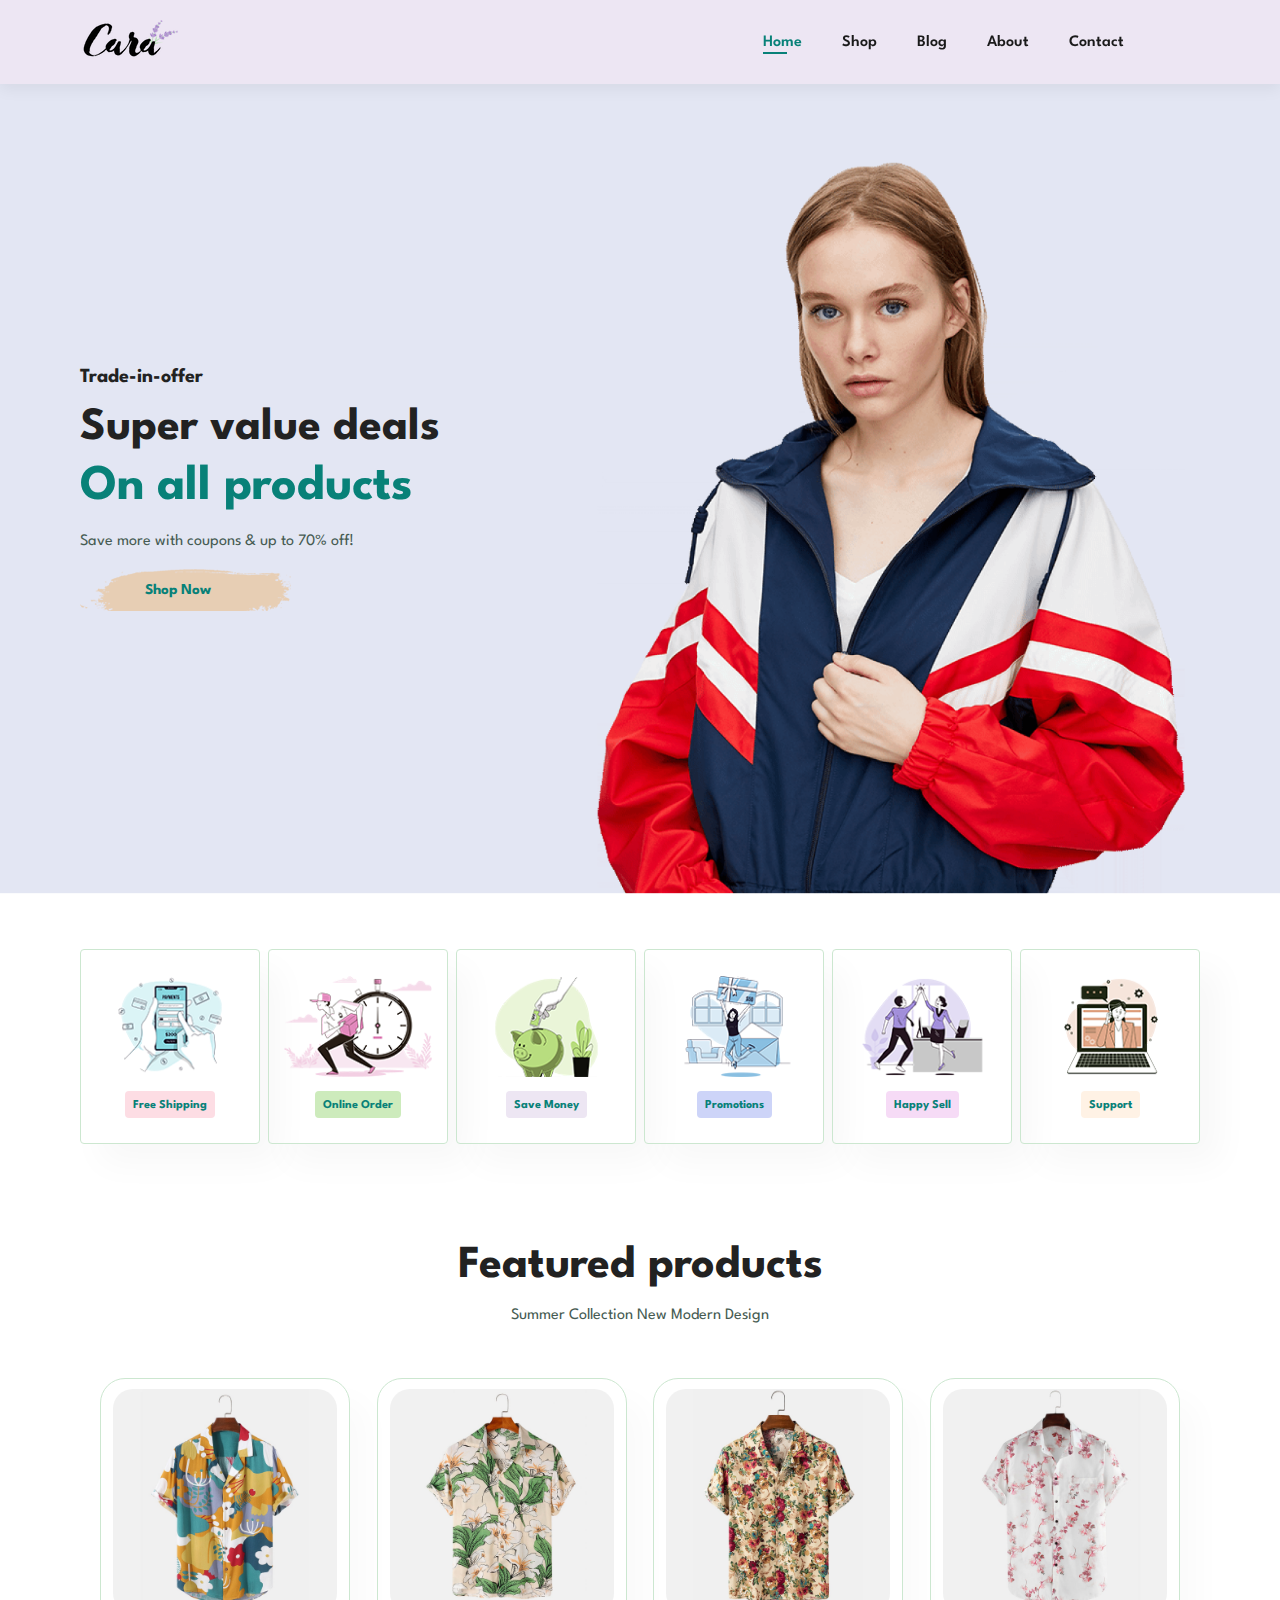
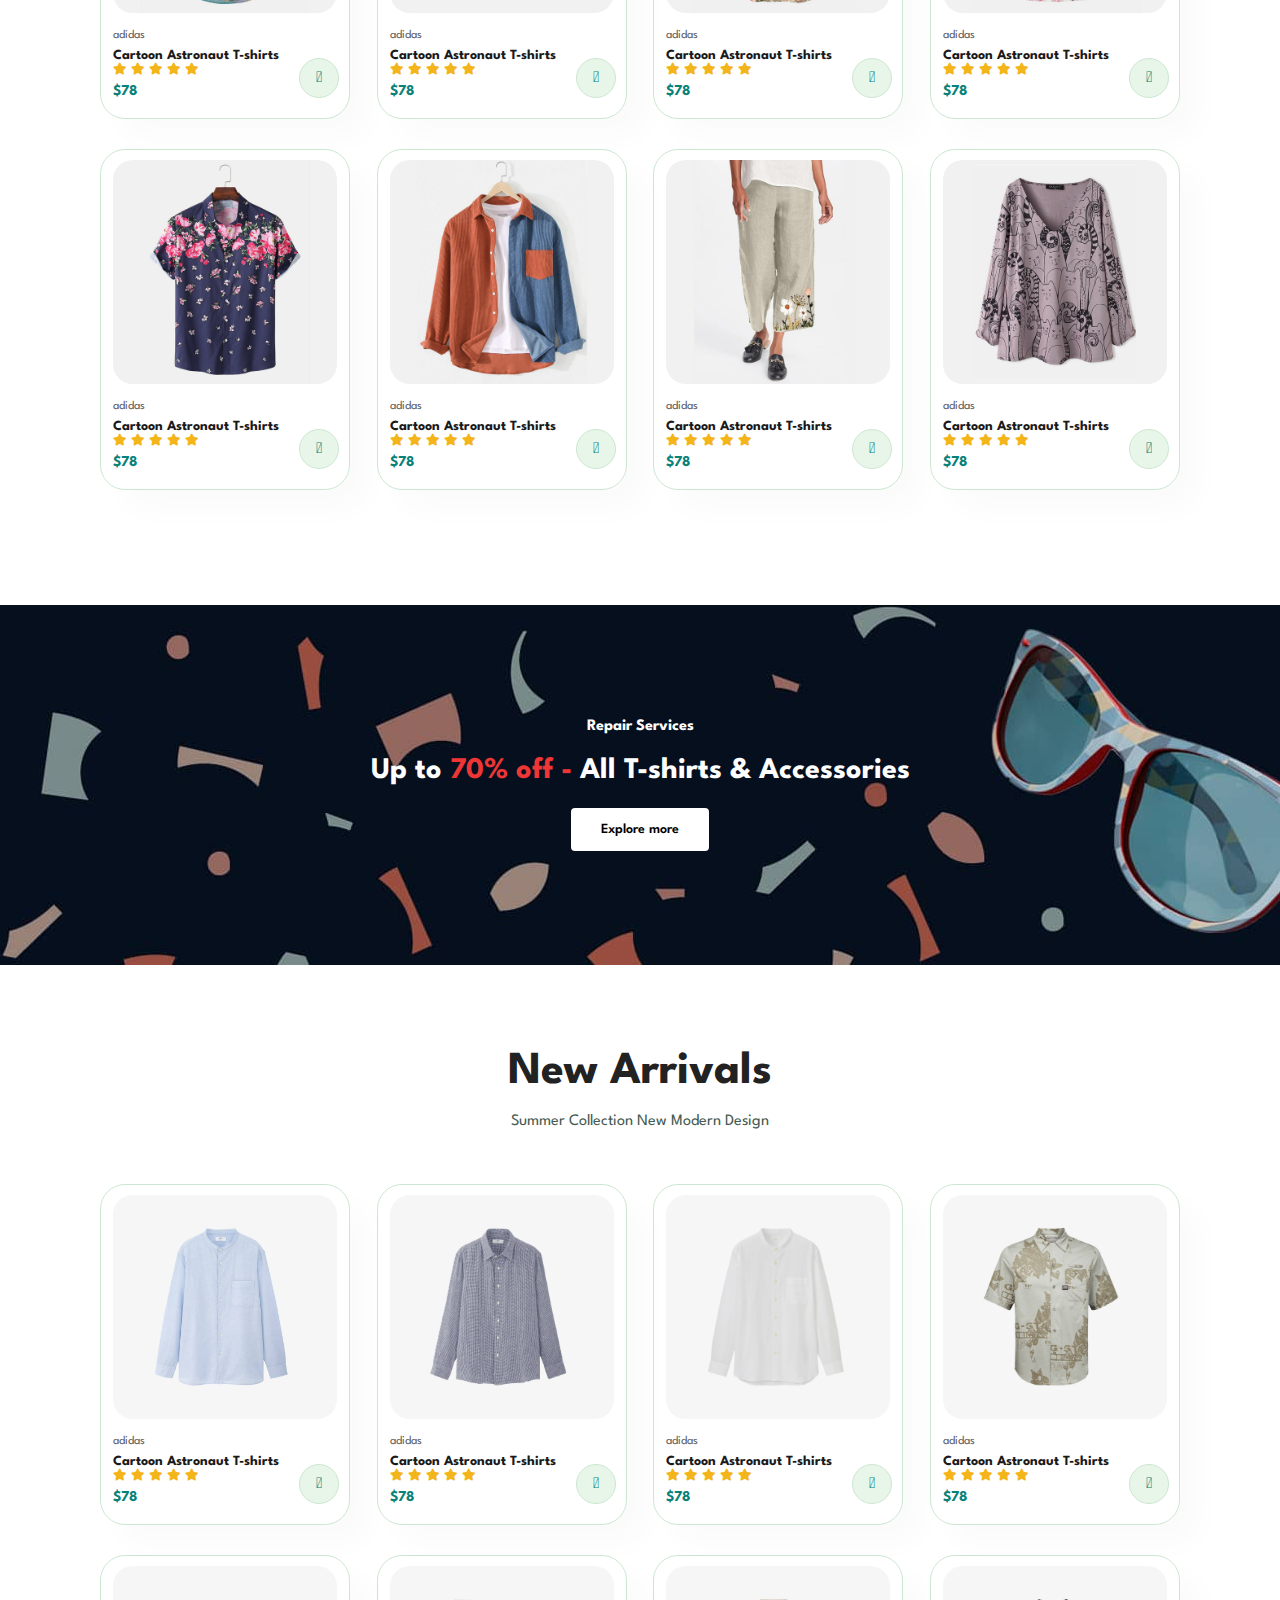
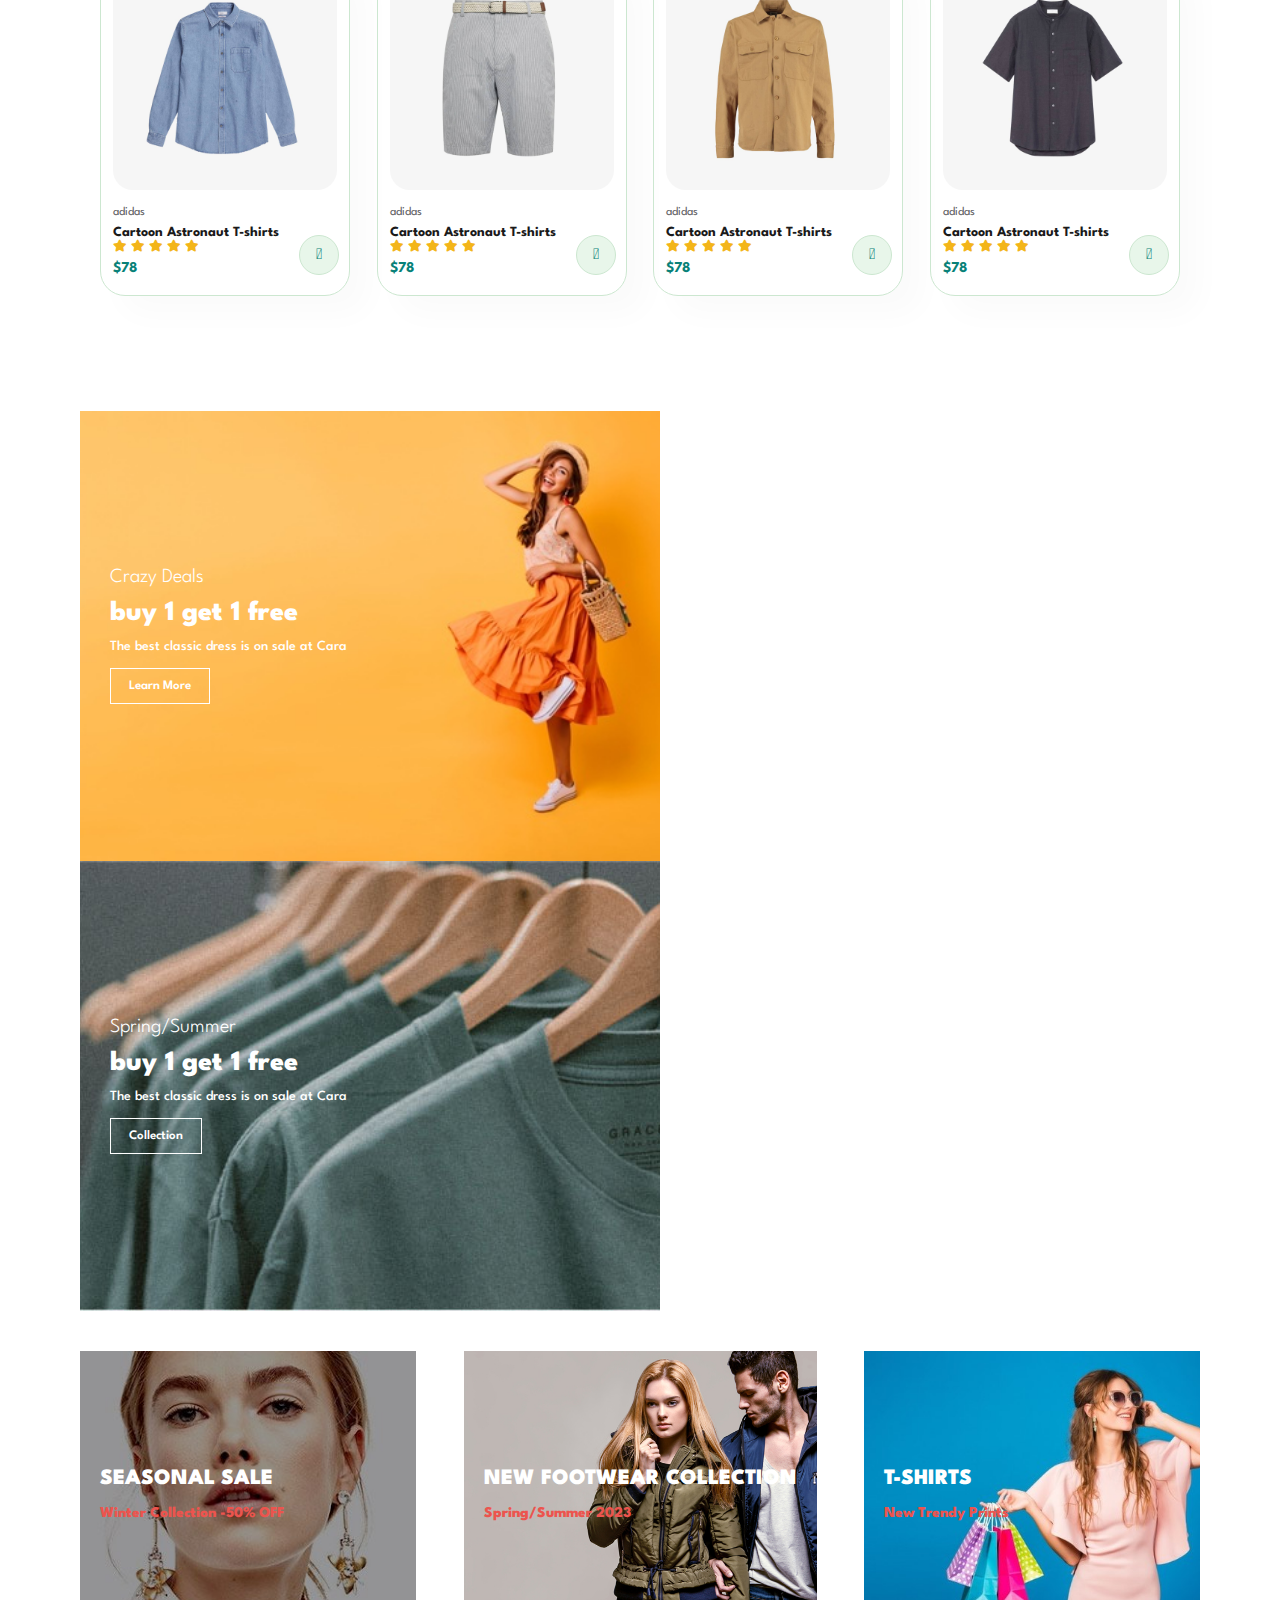
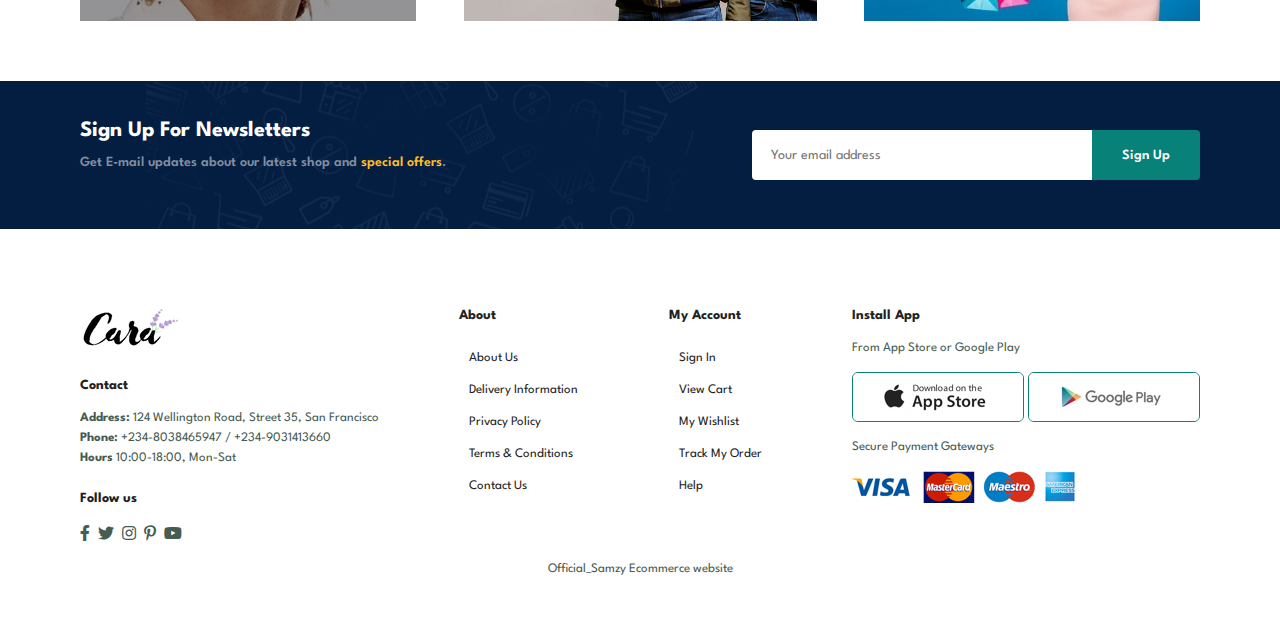
<file: index.html>
<!DOCTYPE html>
<html lang="en">

    <head>
        <meta charset="UTF-8">
        <meta http-equiv="X-UA-Compatible" content="IE=edge">
        <meta name="viewport" content="width=device-width, initial-scale=1.0">
        <title>Ecommerce page</title>
        <link rel="stylesheet" href="https://pro.fontawesome.com/releases/v5.10.0/css/all.css" />

        <link rel="stylesheet" href="style.css">
    </head>

    <body>
    
    <section id="header">
        <a href="#"><img src="./logo.png" class="logo" alt=""></a>

        <div>
            <ul id="navbar">
                <li><a class="active" href="index.html">Home</a></li>
                <li><a href="shop.html">Shop</a></li>
                <li><a href="blog.html">Blog</a></li>
                <li><a href="about.html">About</a></li>
                <li><a href="contact.html">Contact</a></li>
                <li id="lg-bag"><a href="cart.html"><i class="far fa-shopping-bag"></i></a></li>
                <a href="#" id="close"><i class="far fa-times"></i></a>
            </ul>
        </div>
        <div id="mobile">
            <a href="cart.html"><i class="far fa-shopping-bag"></i></a>
            <i id="bar" class="fas fa-outdent"></i>
        </div>
    </section>

    <section id="hero">
        <h4>Trade-in-offer</h4>
        <h2>Super value deals</h2>
        <h1>On all products</h1>
        <p>Save more with coupons & up to 70% off!</p>
        <button>Shop Now</button>
    </section>

    <section id="feature" class="section-p1">
        <div class="fe-box">
            <img src="./f1.png" alt="">
            <h6>Free Shipping</h6>
        </div>
        <div class="fe-box">
            <img src="./f2.png" alt="">
            <h6>Online Order</h6>
        </div>
        <div class="fe-box">
            <img src="./f3.png" alt="">
            <h6>Save Money</h6>
        </div>
        <div class="fe-box">
            <img src="./f4.png" alt="">
            <h6>Promotions</h6>
        </div>
        <div class="fe-box">
            <img src="./f5.png" alt="">
            <h6>Happy Sell</h6>
        </div>
        <div class="fe-box">
            <img src="./f6.png" alt="">
            <h6>Support</h6>
        </div>
    </section>

    <section id="product1" class="section-p1">
        <h2>Featured products</h2>
        <p>Summer Collection New Modern Design</p>
        <div class="pro-container">
            <div class="pro">
                <img src="./ff1.jpg" alt="">
                <div class="des">
                    <span>adidas</span>
                    <h5>Cartoon Astronaut T-shirts </h5>
                    <div class="star">
                        <i class="fas fa-star"></i>
                        <i class="fas fa-star"></i>
                        <i class="fas fa-star"></i>
                        <i class="fas fa-star"></i>
                        <i class="fas fa-star"></i>
                    </div>
                    <h4>$78</h4>
                </div>
                <a href="#"><i class="fal fa-shopping-cart cart"></i></a>
            </div>
            <div class="pro">
                <img src="./ff2.jpg" alt="">
                <div class="des">
                    <span>adidas</span>
                    <h5>Cartoon Astronaut T-shirts </h5>
                    <div class="star">
                        <i class="fas fa-star"></i>
                        <i class="fas fa-star"></i>
                        <i class="fas fa-star"></i>
                        <i class="fas fa-star"></i>
                        <i class="fas fa-star"></i>
                    </div>
                    <h4>$78</h4>
                </div>
                <a href="#"><i class="fal fa-shopping-cart cart"></i></a>
            </div>
            <div class="pro">
                <img src="./ff3.jpg" alt="">
                <div class="des">
                    <span>adidas</span>
                    <h5>Cartoon Astronaut T-shirts </h5>
                    <div class="star">
                        <i class="fas fa-star"></i>
                        <i class="fas fa-star"></i>
                        <i class="fas fa-star"></i>
                        <i class="fas fa-star"></i>
                        <i class="fas fa-star"></i>
                    </div>
                    <h4>$78</h4>
                </div>
                <a href="#"><i class="fal fa-shopping-cart cart"></i></a>
            </div>
            <div class="pro">
                <img src="./ff4.jpg" alt="">
                <div class="des">
                    <span>adidas</span>
                    <h5>Cartoon Astronaut T-shirts </h5>
                    <div class="star">
                        <i class="fas fa-star"></i>
                        <i class="fas fa-star"></i>
                        <i class="fas fa-star"></i>
                        <i class="fas fa-star"></i>
                        <i class="fas fa-star"></i>
                    </div>
                    <h4>$78</h4>
                </div>
                <a href="#"><i class="fal fa-shopping-cart cart"></i></a>
            </div>
            <div class="pro">
                <img src="./ff5.jpg" alt="">
                <div class="des">
                    <span>adidas</span>
                    <h5>Cartoon Astronaut T-shirts </h5>
                    <div class="star">
                        <i class="fas fa-star"></i>
                        <i class="fas fa-star"></i>
                        <i class="fas fa-star"></i>
                        <i class="fas fa-star"></i>
                        <i class="fas fa-star"></i>
                    </div>
                    <h4>$78</h4>
                </div>
                <a href="#"><i class="fal fa-shopping-cart cart"></i></a>
            </div>
            <div class="pro">
                <img src="./ff6.jpg" alt="">
                <div class="des">
                    <span>adidas</span>
                    <h5>Cartoon Astronaut T-shirts </h5>
                    <div class="star">
                        <i class="fas fa-star"></i>
                        <i class="fas fa-star"></i>
                        <i class="fas fa-star"></i>
                        <i class="fas fa-star"></i>
                        <i class="fas fa-star"></i>
                    </div>
                    <h4>$78</h4>
                </div>
                <a href="#"><i class="fal fa-shopping-cart cart"></i></a>
            </div>
            <div class="pro">
                <img src="./f7.jpg" alt="">
                <div class="des">
                    <span>adidas</span>
                    <h5>Cartoon Astronaut T-shirts </h5>
                    <div class="star">
                        <i class="fas fa-star"></i>
                        <i class="fas fa-star"></i>
                        <i class="fas fa-star"></i>
                        <i class="fas fa-star"></i>
                        <i class="fas fa-star"></i>
                    </div>
                    <h4>$78</h4>
                </div>
                <a href="#"><i class="fal fa-shopping-cart cart"></i></a>
            </div>
            <div class="pro">
                <img src="./f8.jpg" alt="">
                <div class="des">
                    <span>adidas</span>
                    <h5>Cartoon Astronaut T-shirts </h5>
                    <div class="star">
                        <i class="fas fa-star"></i>
                        <i class="fas fa-star"></i>
                        <i class="fas fa-star"></i>
                        <i class="fas fa-star"></i>
                        <i class="fas fa-star"></i>
                    </div>
                    <h4>$78</h4>
                </div>
                <a href="#"><i class="fal fa-shopping-cart cart"></i></a>
            </div>
        </div>
    </section>

    <section id="banner" class="section-m1">
        <h4>Repair Services</h4>
        <h2>Up to <span>70% off -</span> All T-shirts & Accessories</h2>
        <button class="normal">Explore more</button>

    </section>

    <section id="product1" class="section-p1">
        <h2>New Arrivals</h2>
        <p>Summer Collection New Modern Design</p>
        <div class="pro-container">
            <div class="pro">
                <img src="./n1.jpg" alt="">
                <div class="des">
                    <span>adidas</span>
                    <h5>Cartoon Astronaut T-shirts </h5>
                    <div class="star">
                        <i class="fas fa-star"></i>
                        <i class="fas fa-star"></i>
                        <i class="fas fa-star"></i>
                        <i class="fas fa-star"></i>
                        <i class="fas fa-star"></i>
                    </div>
                    <h4>$78</h4>
                </div>
                <a href="#"><i class="fal fa-shopping-cart cart"></i></a>
            </div>
            <div class="pro">
                <img src="./n2.jpg" alt="">
                <div class="des">
                    <span>adidas</span>
                    <h5>Cartoon Astronaut T-shirts </h5>
                    <div class="star">
                        <i class="fas fa-star"></i>
                        <i class="fas fa-star"></i>
                        <i class="fas fa-star"></i>
                        <i class="fas fa-star"></i>
                        <i class="fas fa-star"></i>
                    </div>
                    <h4>$78</h4>
                </div>
                <a href="#"><i class="fal fa-shopping-cart cart"></i></a>
            </div>
            <div class="pro">
                <img src="./n3.jpg" alt="">
                <div class="des">
                    <span>adidas</span>
                    <h5>Cartoon Astronaut T-shirts </h5>
                    <div class="star">
                        <i class="fas fa-star"></i>
                        <i class="fas fa-star"></i>
                        <i class="fas fa-star"></i>
                        <i class="fas fa-star"></i>
                        <i class="fas fa-star"></i>
                    </div>
                    <h4>$78</h4>
                </div>
                <a href="#"><i class="fal fa-shopping-cart cart"></i></a>
            </div>
            <div class="pro">
                <img src="./n4.jpg" alt="">
                <div class="des">
                    <span>adidas</span>
                    <h5>Cartoon Astronaut T-shirts </h5>
                    <div class="star">
                        <i class="fas fa-star"></i>
                        <i class="fas fa-star"></i>
                        <i class="fas fa-star"></i>
                        <i class="fas fa-star"></i>
                        <i class="fas fa-star"></i>
                    </div>
                    <h4>$78</h4>
                </div>
                <a href="#"><i class="fal fa-shopping-cart cart"></i></a>
            </div>
            <div class="pro">
                <img src="./n5.jpg" alt="">
                <div class="des">
                    <span>adidas</span>
                    <h5>Cartoon Astronaut T-shirts </h5>
                    <div class="star">
                        <i class="fas fa-star"></i>
                        <i class="fas fa-star"></i>
                        <i class="fas fa-star"></i>
                        <i class="fas fa-star"></i>
                        <i class="fas fa-star"></i>
                    </div>
                    <h4>$78</h4>
                </div>
                <a href="#"><i class="fal fa-shopping-cart cart"></i></a>
            </div>
            <div class="pro">
                <img src="./n6.jpg" alt="">
                <div class="des">
                    <span>adidas</span>
                    <h5>Cartoon Astronaut T-shirts </h5>
                    <div class="star">
                        <i class="fas fa-star"></i>
                        <i class="fas fa-star"></i>
                        <i class="fas fa-star"></i>
                        <i class="fas fa-star"></i>
                        <i class="fas fa-star"></i>
                    </div>
                    <h4>$78</h4>
                </div>
                <a href="#"><i class="fal fa-shopping-cart cart"></i></a>
            </div>
            <div class="pro">
                <img src="./n7.jpg" alt="">
                <div class="des">
                    <span>adidas</span>
                    <h5>Cartoon Astronaut T-shirts </h5>
                    <div class="star">
                        <i class="fas fa-star"></i>
                        <i class="fas fa-star"></i>
                        <i class="fas fa-star"></i>
                        <i class="fas fa-star"></i>
                        <i class="fas fa-star"></i>
                    </div>
                    <h4>$78</h4>
                </div>
                <a href="#"><i class="fal fa-shopping-cart cart"></i></a>
            </div>
            <div class="pro">
                <img src="./n8.jpg" alt="">
                <div class="des">
                    <span>adidas</span>
                    <h5>Cartoon Astronaut T-shirts </h5>
                    <div class="star">
                        <i class="fas fa-star"></i>
                        <i class="fas fa-star"></i>
                        <i class="fas fa-star"></i>
                        <i class="fas fa-star"></i>
                        <i class="fas fa-star"></i>
                    </div>
                    <h4>$78</h4>
                </div>
                <a href="#"><i class="fal fa-shopping-cart cart"></i></a>
            </div>
        </div>
    </section>
    <section id="sm-banner" class="section-p1">
        <div class="banner-box">
            <h4>Crazy Deals</h4>
            <h2>buy 1 get 1 free</h2>
            <span>The best classic dress is on sale at Cara</span>
            <button class="white">Learn More</button>
        </div>
        <div class="banner-box banner-box2">
            <h4>Spring/Summer</h4>
            <h2>buy 1 get 1 free</h2>
            <span>The best classic dress is on sale at Cara</span>
            <button class="white">Collection</button>
        </div>
    </section>

    <section id="banner3">
        <div class="banner-box">
            <h2>SEASONAL SALE</h2>
            <h3>Winter Collection -50% OFF</h3>
        </div>

        <div class="banner-box banner-box2">
            <h2>NEW FOOTWEAR COLLECTION</h2>
            <h3>Spring/Summer 2023</h3>
        </div>
        <div class="banner-box banner-box3">
            <h2>T-SHIRTS</h2>
            <h3>New Trendy Prints</h3>
        </div>
    </section>

    <section id="newsletter" class="section-p1 section-m1">
        <div class="newstext">
            <h4>Sign Up For Newsletters</h4>
            <p>Get E-mail updates about our latest shop and <span>special offers</span>.</p>
        </div>
        <div class="form">
            <input type="text" placeholder="Your email address">
            <button class="normal">Sign Up</button>
        </div>
    </section>

    <footer class="section-p1">
        <div class="col">
            <img class="logo" src="./logo.png" alt="">
            <h4>Contact</h4>
            <p><strong>Address:</strong> 124 Wellington Road, Street 35, San Francisco</p>
            <p><strong>Phone:</strong> +234-8038465947 / +234-9031413660</p>
            <p><strong>Hours</strong> 10:00-18:00, Mon-Sat</p>
            <div class="follow">
                <h4>Follow us</h4>
                <div class="icon">
                    <i class="fab fa-facebook-f"></i>
                    <i class="fab fa-twitter"></i>
                    <i class="fab fa-instagram"></i>
                    <i class="fab fa-pinterest-p"></i>
                    <i class="fab fa-youtube"></i>
                </div>
            </div>
        </div>

        <div class="col">
            <h4>About</h4>
            <a href="#">About Us</a>
            <a href="#">Delivery Information</a>
            <a href="#">Privacy Policy</a>
            <a href="#">Terms & Conditions</a>
            <a href="#">Contact Us</a>
        </div>

        <div class="col">
            <h4>My Account</h4>
            <a href="#">Sign In</a>
            <a href="#">View Cart</a>
            <a href="#">My Wishlist</a>
            <a href="#">Track My Order</a>
            <a href="#">Help</a>
        </div>
        <div class="col install">
            <h4>Install App</h4>
            <p>From App Store or Google Play</p>
            <div class="row">
                <img src="./app.jpg" alt="">
                <img src="./play.jpg" alt="">
            </div>
            <p>Secure Payment Gateways</p>
            <img src="./pay.png" alt="">
        </div>


        <div class="copyright">
            <p> Official_Samzy Ecommerce website</p>
        </div>
    </footer>

    

        <script src="script.js"></script>
    </body>

</html>
</file>
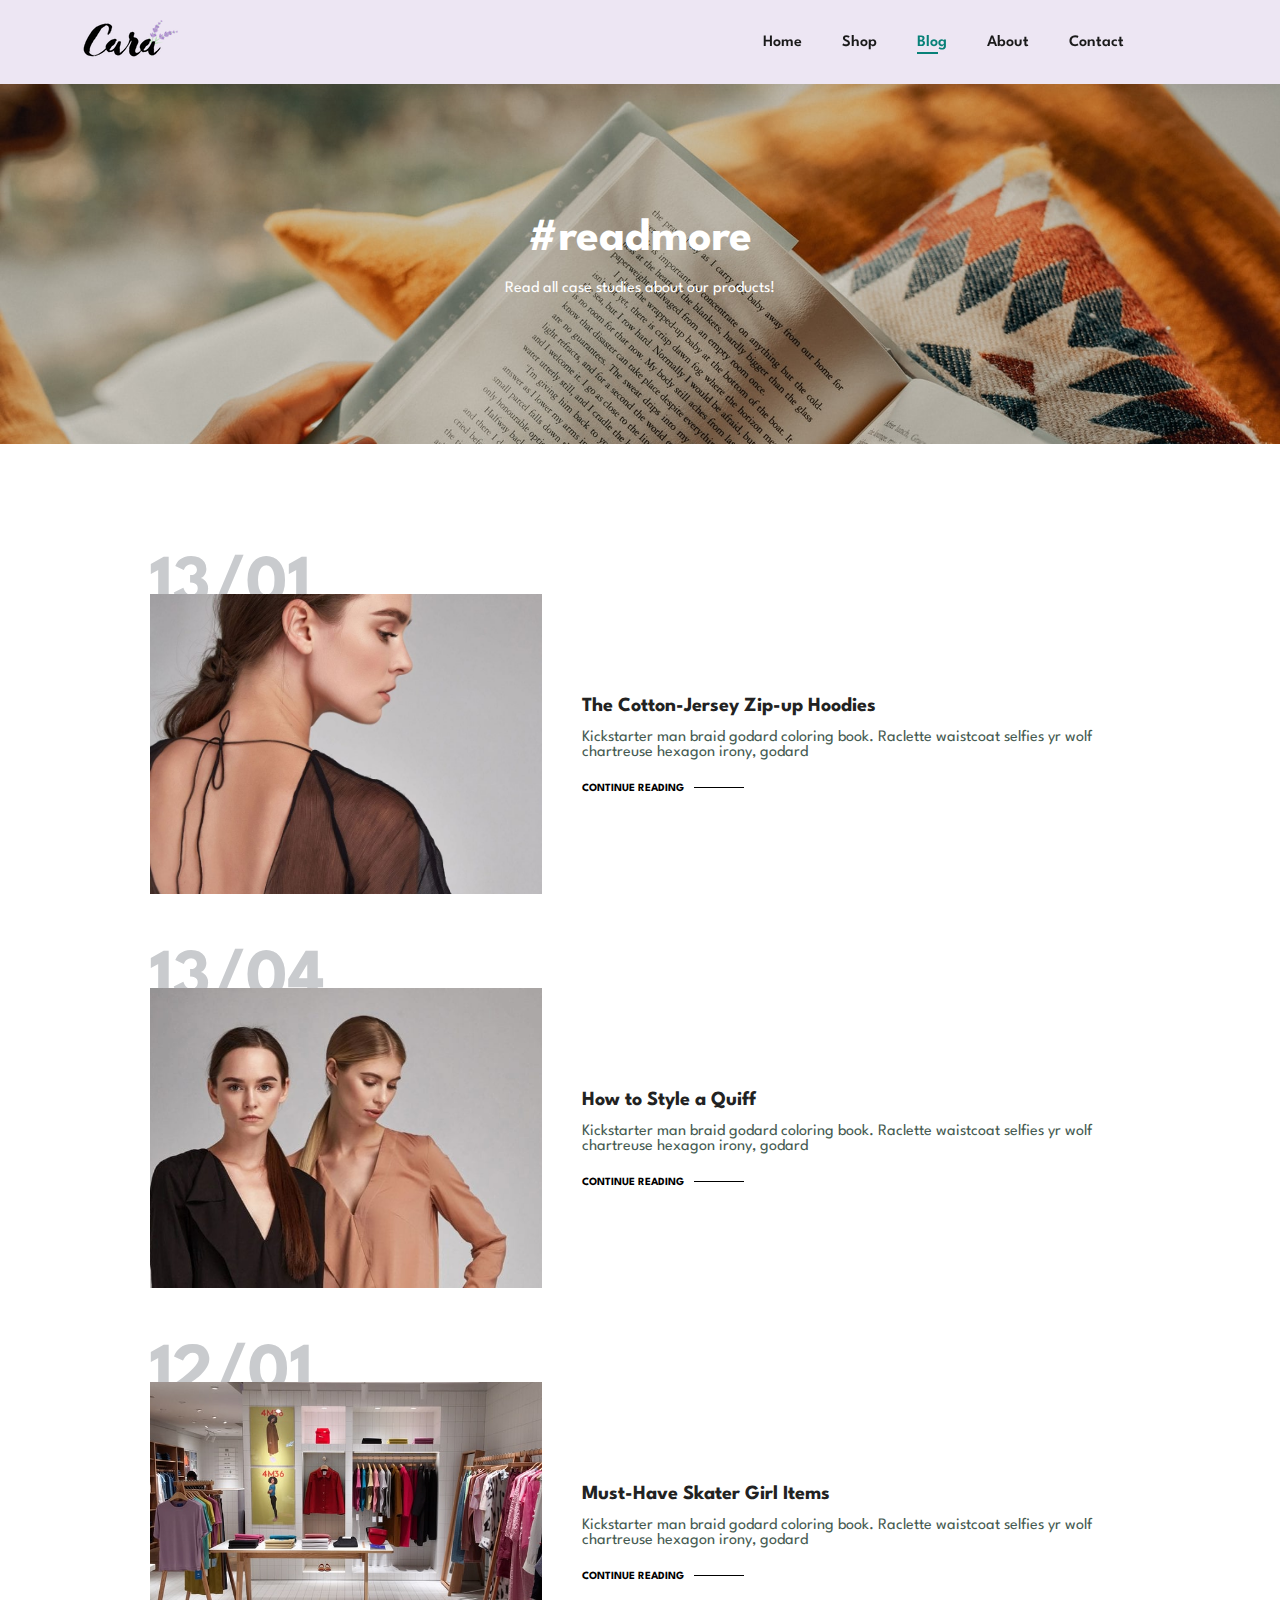
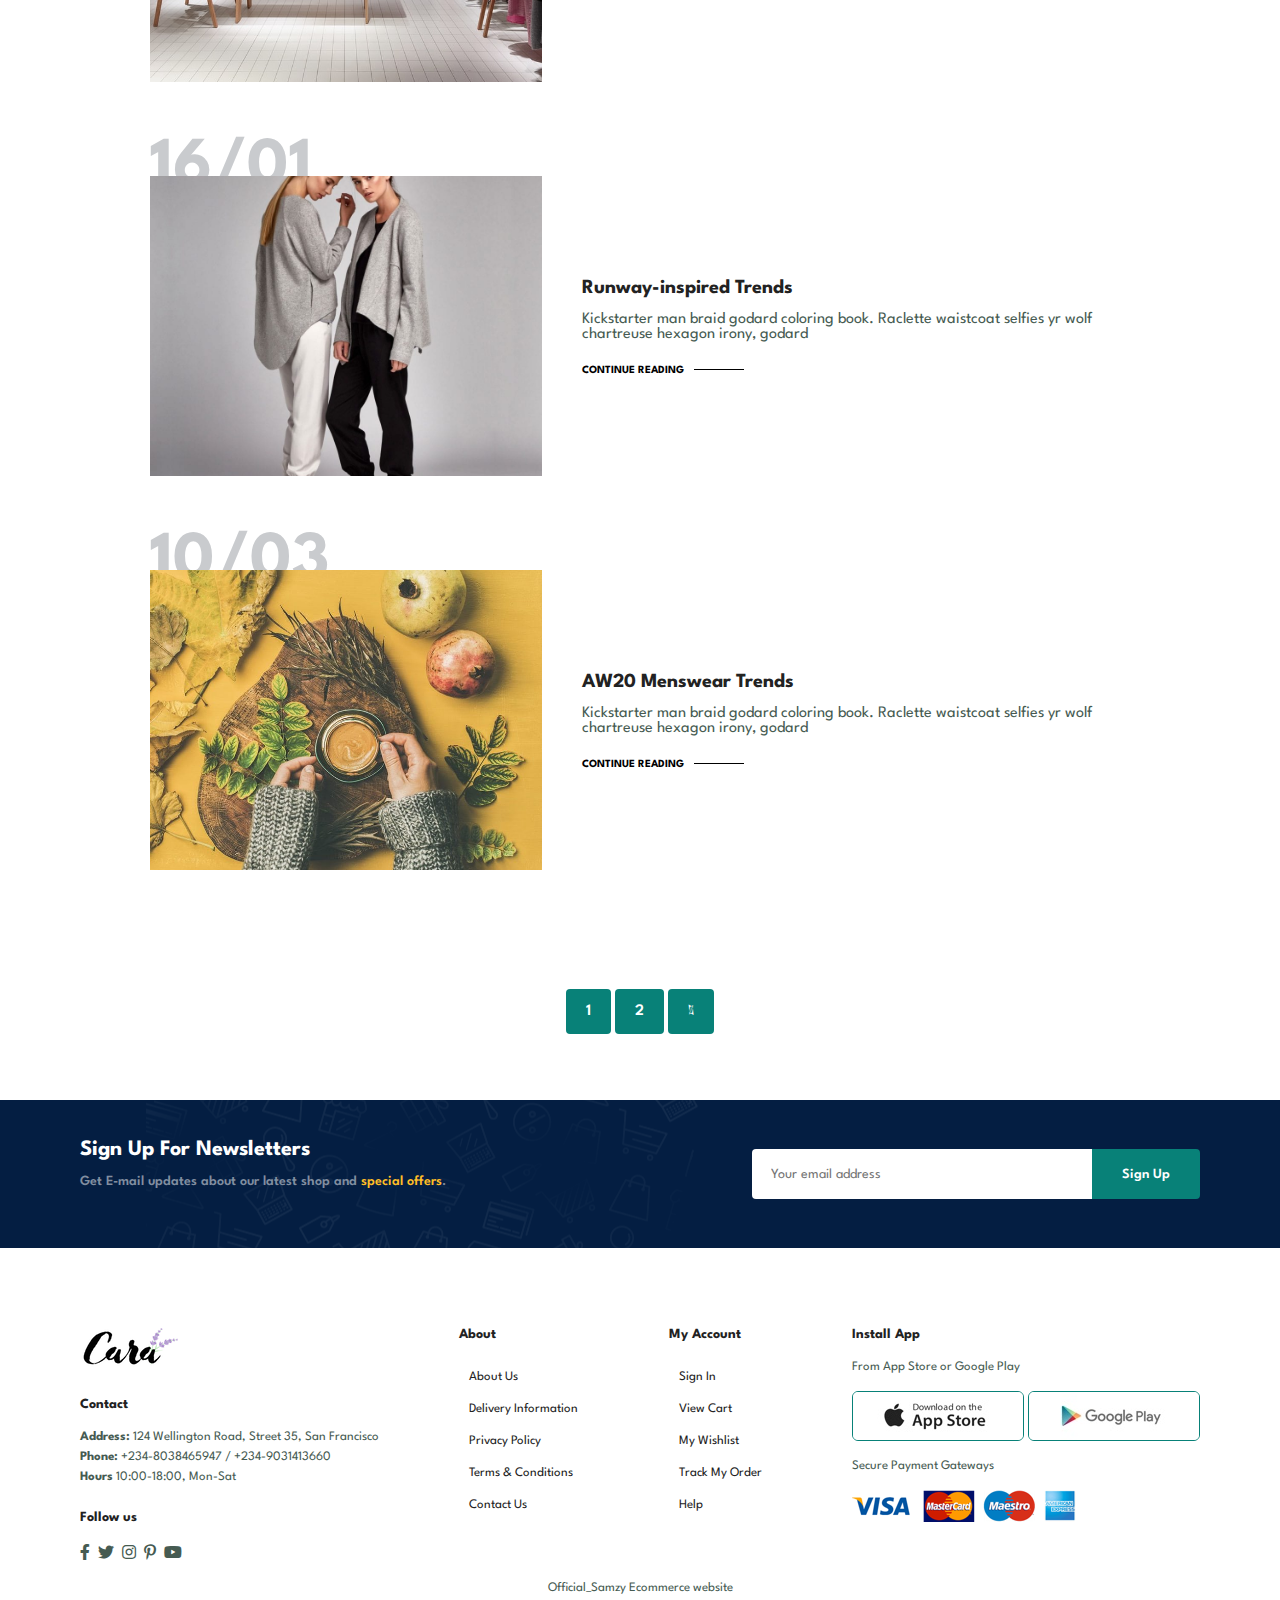
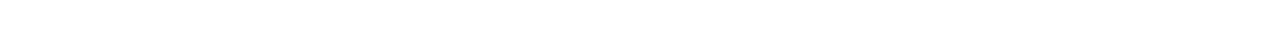
<file: blog.html>
<!DOCTYPE html>
<html lang="en">

    <head>
        <meta charset="UTF-8">
        <meta http-equiv="X-UA-Compatible" content="IE=edge">
        <meta name="viewport" content="width=device-width, initial-scale=1.0">
        <title>Ecommerce page</title>
        <link rel="stylesheet" href="https://pro.fontawesome.com/releases/v5.10.0/css/all.css" />

        <link rel="stylesheet" href="style.css">
    </head>

    <body>
    
    <section id="header">
        <a href="#"><img src="./logo.png" class="logo" alt=""></a>

        <div>
            <ul id="navbar">
                <li><a  href="index.html">Home</a></li>
                <li><a " href="shop.html">Shop</a></li>
                <li><a class="active href="blog.html">Blog</a></li>
                <li><a href="about.html">About</a></li>
                <li><a href="contact.html">Contact</a></li>
                <li id="lg-bag"><a href="cart.html"><i class="far fa-shopping-bag"></i></a></li>
                <a href="#" id="close"><i class="far fa-times"></i></a>
            </ul>
        </div>
        <div id="mobile">
            <a href="cart.html"><i class="far fa-shopping-bag"></i></a>
            <i id="bar" class="fas fa-outdent"></i>
        </div>
    </section>

    <section id="page-header" class="blog-header">
        <h2>#readmore</h2>
        <p>Read all case studies about our products!</p>
    
    </section>


    <section id="blog">
        <div class="blog-box">
            <div class="blog-img">
                <img src="./b1 (1).jpg" alt="">
            </div>
            <div class="blog-details">
                <h4>The Cotton-Jersey Zip-up Hoodies</h4>
                <p>Kickstarter man braid godard coloring book. 
                     Raclette waistcoat selfies yr wolf chartreuse
                      hexagon irony, godard</p>
                <a href="#">CONTINUE READING</a>
            </div>
            <h1>13/01</h1>
        </div>
        <div class="blog-box">
            <div class="blog-img">
                <img src="./b2 (1).jpg" alt="">
            </div>
            <div class="blog-details">
                <h4>How to Style a Quiff</h4>
                <p>Kickstarter man braid godard coloring book. Raclette waistcoat selfies yr 
                    wolf chartreuse hexagon irony, godard
                </p>
                <a href="#">CONTINUE READING</a>
            </div>
            <h1>13/04</h1>
        </div>
        <div class="blog-box">
            <div class="blog-img">
                <img src="./b3.jpg" alt="">
            </div>
            <div class="blog-details">
                <h4>Must-Have Skater Girl Items</h4>
                <p>Kickstarter man braid godard coloring book. 
                     Raclette waistcoat selfies yr wolf chartreuse
                      hexagon irony, godard</p>
                <a href="#">CONTINUE READING</a>
            </div>
            <h1>12/01</h1>
        </div>
        <div class="blog-box">
            <div class="blog-img">
                <img src="./b4 (1).jpg" alt="">
            </div>
            <div class="blog-details">
                <h4>Runway-inspired Trends</h4>
                <p>Kickstarter man braid godard coloring book. 
                     Raclette waistcoat selfies yr wolf chartreuse
                      hexagon irony, godard</p>
                <a href="#">CONTINUE READING</a>
            </div>
            <h1>16/01</h1>
        </div>
        <div class="blog-box">
            <div class="blog-img">
                <img src="./b6.jpg" alt="">
            </div>
            <div class="blog-details">
                <h4>AW20 Menswear Trends</h4>
                <p>Kickstarter man braid godard coloring book. 
                     Raclette waistcoat selfies yr wolf chartreuse
                      hexagon irony, godard</p>
                <a href="#">CONTINUE READING</a>
            </div>
            <h1>10/03</h1>
        </div>
    </section>

    <section id="pagination" class="section-p1">
        <a href="#">1</a>
        <a href="#">2</a>
        <a href="#"><i class="fal fa-long-arrow-alt-right"></i></a>
    </section>

    <section id="newsletter" class="section-p1 section-m1">
        <div class="newstext">
            <h4>Sign Up For Newsletters</h4>
            <p>Get E-mail updates about our latest shop and <span>special offers</span>.</p>
        </div>
        <div class="form">
            <input type="text" placeholder="Your email address">
            <button class="normal">Sign Up</button>
        </div>
    </section>

    <footer class="section-p1">
        <div class="col">
            <img class="logo" src="./logo.png" alt="">
            <h4>Contact</h4>
            <p><strong>Address:</strong> 124 Wellington Road, Street 35, San Francisco</p>
            <p><strong>Phone:</strong> +234-8038465947 / +234-9031413660</p>
            <p><strong>Hours</strong> 10:00-18:00, Mon-Sat</p>
            <div class="follow">
                <h4>Follow us</h4>
                <div class="icon">
                    <i class="fab fa-facebook-f"></i>
                    <i class="fab fa-twitter"></i>
                    <i class="fab fa-instagram"></i>
                    <i class="fab fa-pinterest-p"></i>
                    <i class="fab fa-youtube"></i>
                </div>
            </div>
        </div>

        <div class="col">
            <h4>About</h4>
            <a href="#">About Us</a>
            <a href="#">Delivery Information</a>
            <a href="#">Privacy Policy</a>
            <a href="#">Terms & Conditions</a>
            <a href="#">Contact Us</a>
        </div>

        <div class="col">
            <h4>My Account</h4>
            <a href="#">Sign In</a>
            <a href="#">View Cart</a>
            <a href="#">My Wishlist</a>
            <a href="#">Track My Order</a>
            <a href="#">Help</a>
        </div>
        <div class="col install">
            <h4>Install App</h4>
            <p>From App Store or Google Play</p>
            <div class="row">
                <img src="./app.jpg" alt="">
                <img src="./play.jpg" alt="">
            </div>
            <p>Secure Payment Gateways</p>
            <img src="./pay.png" alt="">
        </div>


        <div class="copyright">
            <p> Official_Samzy Ecommerce website</p>
        </div>
    </footer>

    

        <script src="script.js"></script>
    </body>

</html>
</file>
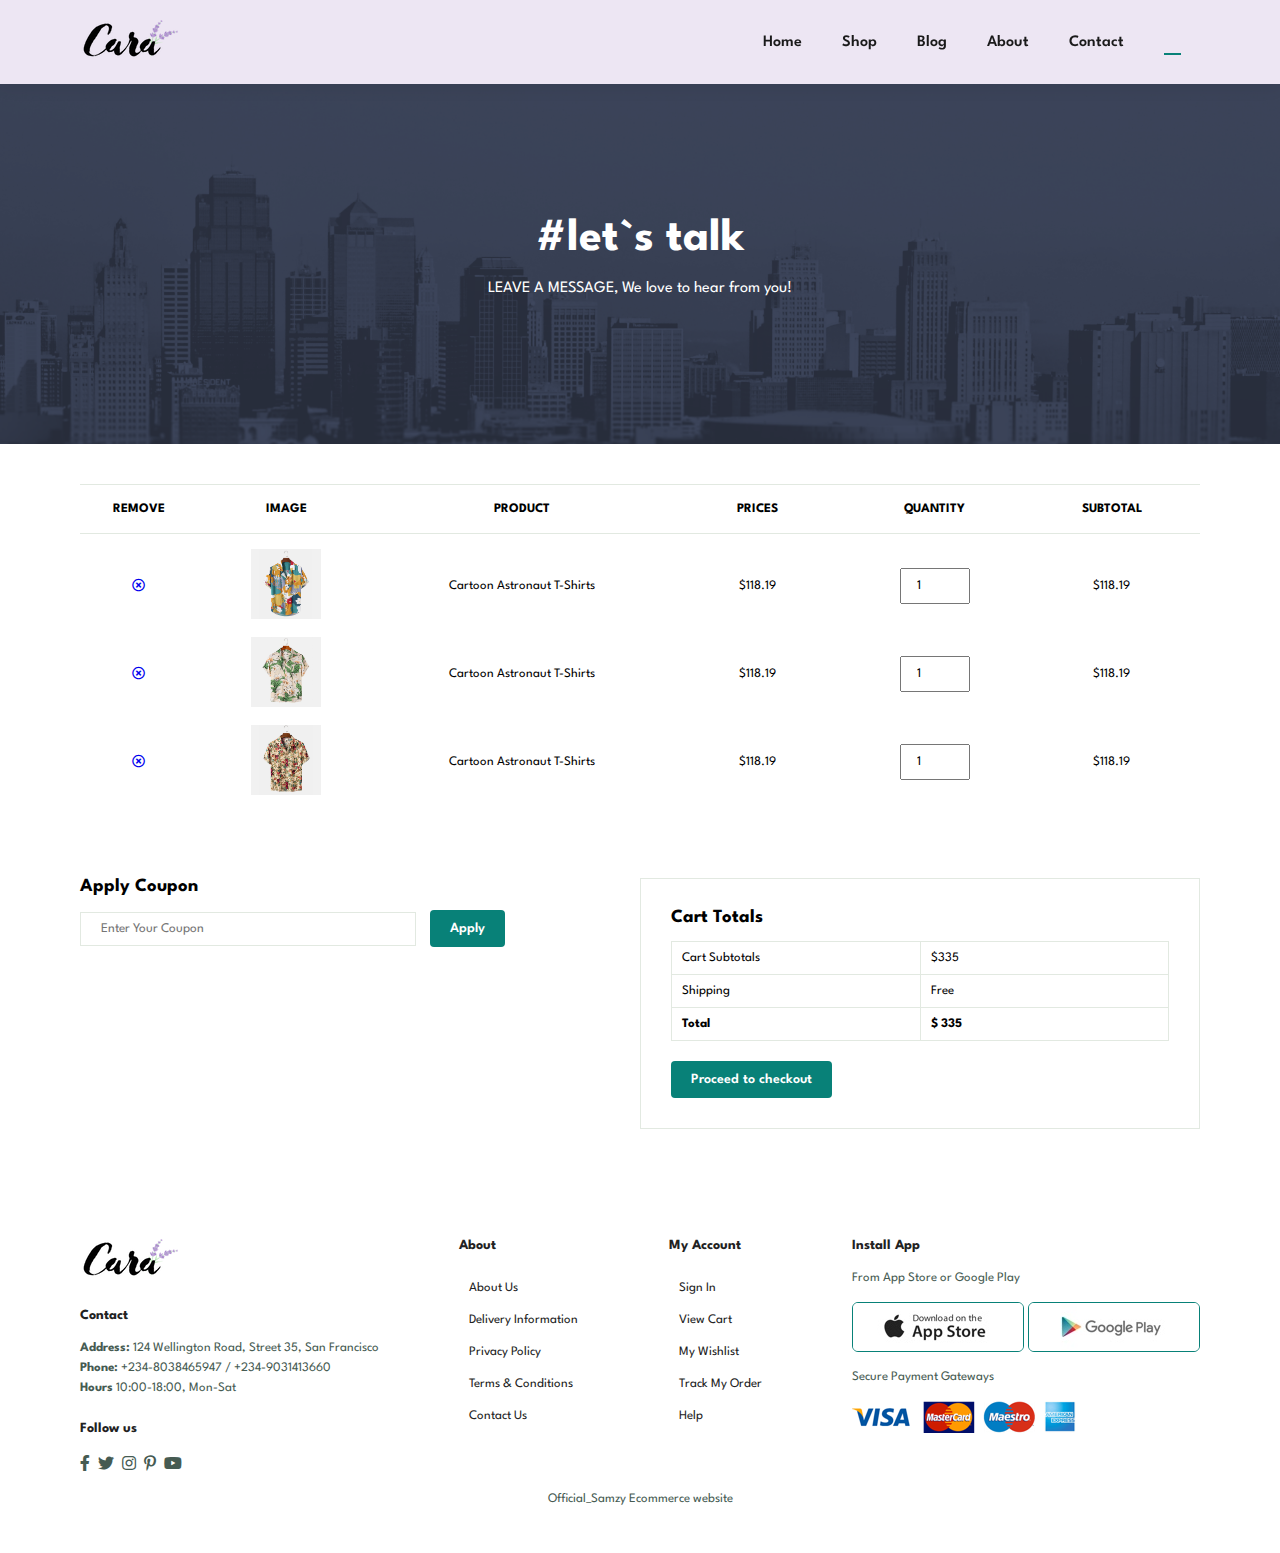
<file: cart.html>
<!DOCTYPE html>
<html lang="en">

    <head>
        <meta charset="UTF-8">
        <meta http-equiv="X-UA-Compatible" content="IE=edge">
        <meta name="viewport" content="width=device-width, initial-scale=1.0">
        <title>Ecommerce page</title>
        <link rel="stylesheet" href="https://pro.fontawesome.com/releases/v5.10.0/css/all.css" />

        <link rel="stylesheet" href="style.css">
    </head>

    <body>
    
    <section id="header">
        <a href="#"><img src="./logo.png" class="logo" alt=""></a>

        <div>
            <ul id="navbar">
                <li><a href="index.html">Home</a></li>
                <li><a href="shop.html">Shop</a></li>
                <li><a  href="blog.html">Blog</a></li>
                <li><a href="about.html">About</a></li>
                <li><a  href="contact.html">Contact</a></li>
                <li id="lg-bag"><a class="active"href="cart.html"><i class="far fa-shopping-bag"></i></a></li>
                <a href="#" id="close"><i class="far fa-times"></i></a>
            </ul>
        </div>
        <div id="mobile">
            <a href="cart.html"><i class="far fa-shopping-bag"></i></a>
            <i id="bar" class="fas fa-outdent"></i>
        </div>
    </section>

    <section id="page-header" class="about-header">
        <h2>#let`s talk</h2>
        <p>LEAVE A MESSAGE, We love to hear from you!</p>
    
    </section>

    <section id="cart" class="section-p1">
        <table width="100%">
            <thead>
                <tr>
                    <td>Remove</td>
                    <td>Image</td>
                    <td>Product</td>
                    <td>Prices</td>
                    <td>Quantity</td>
                    <td>Subtotal</td>
                </tr>
            </thead>
            <tbody>
                <tr>
                    <td><a href="#"><i class="far fa-times-circle"></i></a></td>
                    <td><img src="./ff1.jpg" alt=""></td>
                    <td>Cartoon Astronaut T-Shirts</td>
                    <td>$118.19</td>
                    <td><input type="number" value="1"></td>
                    <td>$118.19</td>
                </tr>
                <tr>
                    <td><a href="#"><i class="far fa-times-circle"></i></a></td>
                    <td><img src="./ff2.jpg" alt=""></td>
                    <td>Cartoon Astronaut T-Shirts</td>
                    <td>$118.19</td>
                    <td><input type="number" value="1"></td>
                    <td>$118.19</td>
                </tr>
                <tr>
                    <td><a href="#"><i class="far fa-times-circle"></i></a></td>
                    <td><img src="./ff3.jpg" alt=""></td>
                    <td>Cartoon Astronaut T-Shirts</td>
                    <td>$118.19</td>
                    <td><input type="number" value="1"></td>
                    <td>$118.19</td>
                </tr>
            </tbody>
        </table>
    </section>

    <section id="cart-add" class="section-p1">
        <div id="coupon">
            <h3>Apply Coupon</h3>
            <div>
                <input type="text" placeholder="Enter Your Coupon">
                <button class="normal">Apply</button>
            </div>
        </div>

        <div id="subtotal">
            <h3>Cart Totals</h3>
            <table>
                <tr>
                    <td>Cart Subtotals</td>
                    <td>$335</td>
                </tr>
                <tr>
                    <td>Shipping</td>
                    <td>Free</td>
                </tr>
                <tr>
                    <td><strong>Total</strong></td>
                    <td><strong>$ 335</strong></td>
                </tr>
            </table>
            <button class="normal">Proceed to checkout</button>
        </div>
    </section>


    <footer class="section-p1">
        <div class="col">
            <img class="logo" src="./logo.png" alt="">
            <h4>Contact</h4>
            <p><strong>Address:</strong> 124 Wellington Road, Street 35, San Francisco</p>
            <p><strong>Phone:</strong> +234-8038465947 / +234-9031413660</p>
            <p><strong>Hours</strong> 10:00-18:00, Mon-Sat</p>
            <div class="follow">
                <h4>Follow us</h4>
                <div class="icon">
                    <i class="fab fa-facebook-f"></i>
                    <i class="fab fa-twitter"></i>
                    <i class="fab fa-instagram"></i>
                    <i class="fab fa-pinterest-p"></i>
                    <i class="fab fa-youtube"></i>
                </div>
            </div>
        </div>

        <div class="col">
            <h4>About</h4>
            <a href="#">About Us</a>
            <a href="#">Delivery Information</a>
            <a href="#">Privacy Policy</a>
            <a href="#">Terms & Conditions</a>
            <a href="#">Contact Us</a>
        </div>

        <div class="col">
            <h4>My Account</h4>
            <a href="#">Sign In</a>
            <a href="#">View Cart</a>
            <a href="#">My Wishlist</a>
            <a href="#">Track My Order</a>
            <a href="#">Help</a>
        </div>
        <div class="col install">
            <h4>Install App</h4>
            <p>From App Store or Google Play</p>
            <div class="row">
                <img src="./app.jpg" alt="">
                <img src="./play.jpg" alt="">
            </div>
            <p>Secure Payment Gateways</p>
            <img src="./pay.png" alt="">
        </div>


        <div class="copyright">
            <p> Official_Samzy Ecommerce website</p>
        </div>
    </footer>

    

        <script src="script.js"></script>
    </body>

</html>
</file>
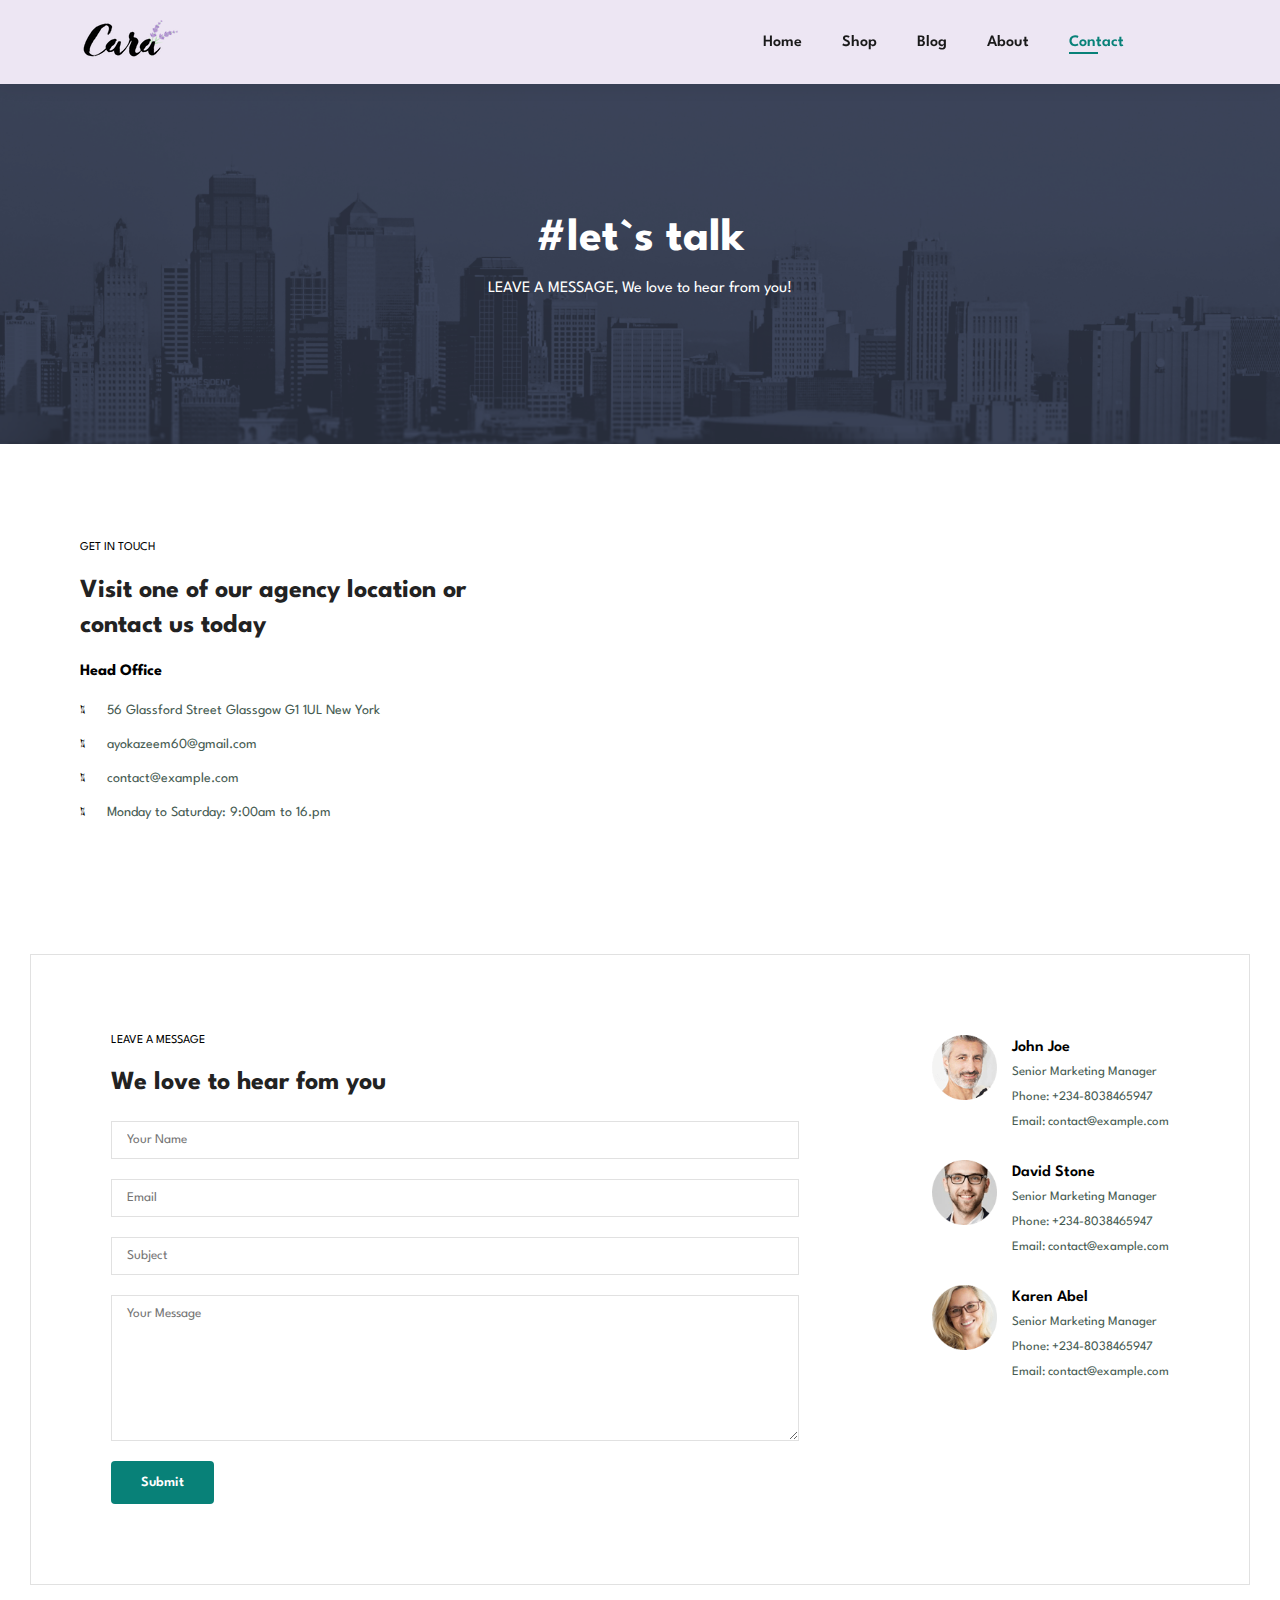
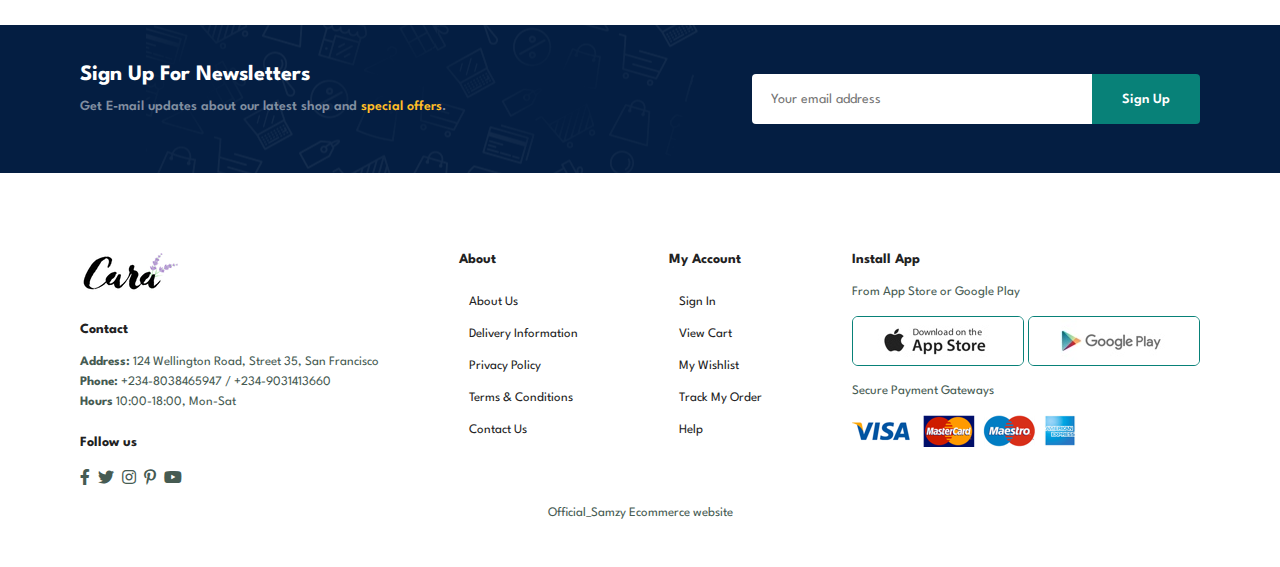
<file: contact.html>
<!DOCTYPE html>
<html lang="en">

    <head>
        <meta charset="UTF-8">
        <meta http-equiv="X-UA-Compatible" content="IE=edge">
        <meta name="viewport" content="width=device-width, initial-scale=1.0">
        <title>Ecommerce page</title>
        <link rel="stylesheet" href="https://pro.fontawesome.com/releases/v5.10.0/css/all.css" />

        <link rel="stylesheet" href="style.css">
    </head>

    <body>
    
    <section id="header">
        <a href="#"><img src="./logo.png" class="logo" alt=""></a>

        <div>
            <ul id="navbar">
                <li><a href="index.html">Home</a></li>
                <li><a href="shop.html">Shop</a></li>
                <li><a  href="blog.html">Blog</a></li>
                <li><a href="about.html">About</a></li>
                <li><a class="active" href="contact.html">Contact</a></li>
                <li id="lg-bag"><a href="cart.html"><i class="far fa-shopping-bag"></i></a></li>
                <a href="#" id="close"><i class="far fa-times"></i></a>
            </ul>
        </div>
        <div id="mobile">
            <a href="cart.html"><i class="far fa-shopping-bag"></i></a>
            <i id="bar" class="fas fa-outdent"></i>
        </div>
    </section>

    <section id="page-header" class="about-header">
        <h2>#let`s talk</h2>
        <p>LEAVE A MESSAGE, We love to hear from you!</p>
    
    </section>


    <section id="contact-details" class="section-p1">
        <div class="details">
            <span>GET IN TOUCH</span>
            <h2>Visit one of our agency location or contact us today</h2>
            <h3>Head Office</h3>
            <div>
                <li>
                    <i class="fal fa-map"></i>
                    <p>56 Glassford Street Glassgow G1 1UL New York</p>
                </li>
                <li>
                    <i class="fal fa-envelope"></i>
                    <p>ayokazeem60@gmail.com</p>
                </li>
                <li>
                    <i class="fal fa-phone-alt"></i>
                    <p>contact@example.com</p>
                </li>
                <li>
                    <i class="fal fa-clock"></i>
                    <p>Monday to Saturday: 9:00am to 16.pm</p>
                </li>
            </div>
        </div>

        <div class="map">
            <iframe src="https://www.google.com/maps/embed?pb=!1m18!1m12!1m3!1d60926565.38919519!2d-44.68567982110148!3d21.24523032579391!2m3!1f0!2f0!3f0!3m2!1i1024!2i768!4f13.1!3m3!1m2!1s0x4876c6a9ef8c485b%3A0xd2ff1883a001afed!2sUniversity%20of%20Oxford!5e0!3m2!1sen!2sng!4v1695533611248!5m2!1sen!2sng" width="600" height="450" style="border:0;" allowfullscreen="" loading="lazy" referrerpolicy="no-referrer-when-downgrade"></iframe>
        </div>


    </section>


    <section id="form-details">
        <form action="">
            <span>LEAVE A MESSAGE</span>
            <h2>We love to hear fom you</h2>
            <input type="text" placeholder="Your Name">
            <input type="text" placeholder="Email">
            <input type="text" placeholder="Subject">
            <textarea name="" id="" cols="30" rows="10" placeholder="Your Message"></textarea>
            <button class="normal">Submit</button>
        </form>

        <div class="people">
            <div>
                <img src="./1.png" alt="">
                <p><span>John Joe</span> Senior Marketing Manager <br> Phone: +234-8038465947 <br>Email: contact@example.com</p>
            </div>
            <div>
                <img src="./2.png" alt="">
                <p><span>David Stone</span> Senior Marketing Manager <br> Phone: +234-8038465947 <br>Email: contact@example.com</p>
            </div>
            <div>
                <img src="./3.png" alt="">
                <p><span>Karen Abel</span> Senior Marketing Manager <br> Phone: +234-8038465947 <br>Email: contact@example.com</p>
            </div>
        </div>
    </section>
    
    <section id="newsletter" class="section-p1 section-m1">
        <div class="newstext">
            <h4>Sign Up For Newsletters</h4>
            <p>Get E-mail updates about our latest shop and <span>special offers</span>.</p>
        </div>
        <div class="form">
            <input type="text" placeholder="Your email address">
            <button class="normal">Sign Up</button>
        </div>
    </section>


    <footer class="section-p1">
        <div class="col">
            <img class="logo" src="./logo.png" alt="">
            <h4>Contact</h4>
            <p><strong>Address:</strong> 124 Wellington Road, Street 35, San Francisco</p>
            <p><strong>Phone:</strong> +234-8038465947 / +234-9031413660</p>
            <p><strong>Hours</strong> 10:00-18:00, Mon-Sat</p>
            <div class="follow">
                <h4>Follow us</h4>
                <div class="icon">
                    <i class="fab fa-facebook-f"></i>
                    <i class="fab fa-twitter"></i>
                    <i class="fab fa-instagram"></i>
                    <i class="fab fa-pinterest-p"></i>
                    <i class="fab fa-youtube"></i>
                </div>
            </div>
        </div>

        <div class="col">
            <h4>About</h4>
            <a href="#">About Us</a>
            <a href="#">Delivery Information</a>
            <a href="#">Privacy Policy</a>
            <a href="#">Terms & Conditions</a>
            <a href="#">Contact Us</a>
        </div>

        <div class="col">
            <h4>My Account</h4>
            <a href="#">Sign In</a>
            <a href="#">View Cart</a>
            <a href="#">My Wishlist</a>
            <a href="#">Track My Order</a>
            <a href="#">Help</a>
        </div>
        <div class="col install">
            <h4>Install App</h4>
            <p>From App Store or Google Play</p>
            <div class="row">
                <img src="./app.jpg" alt="">
                <img src="./play.jpg" alt="">
            </div>
            <p>Secure Payment Gateways</p>
            <img src="./pay.png" alt="">
        </div>


        <div class="copyright">
            <p> Official_Samzy Ecommerce website</p>
        </div>
    </footer>

    

        <script src="script.js"></script>
    </body>

</html>
</file>
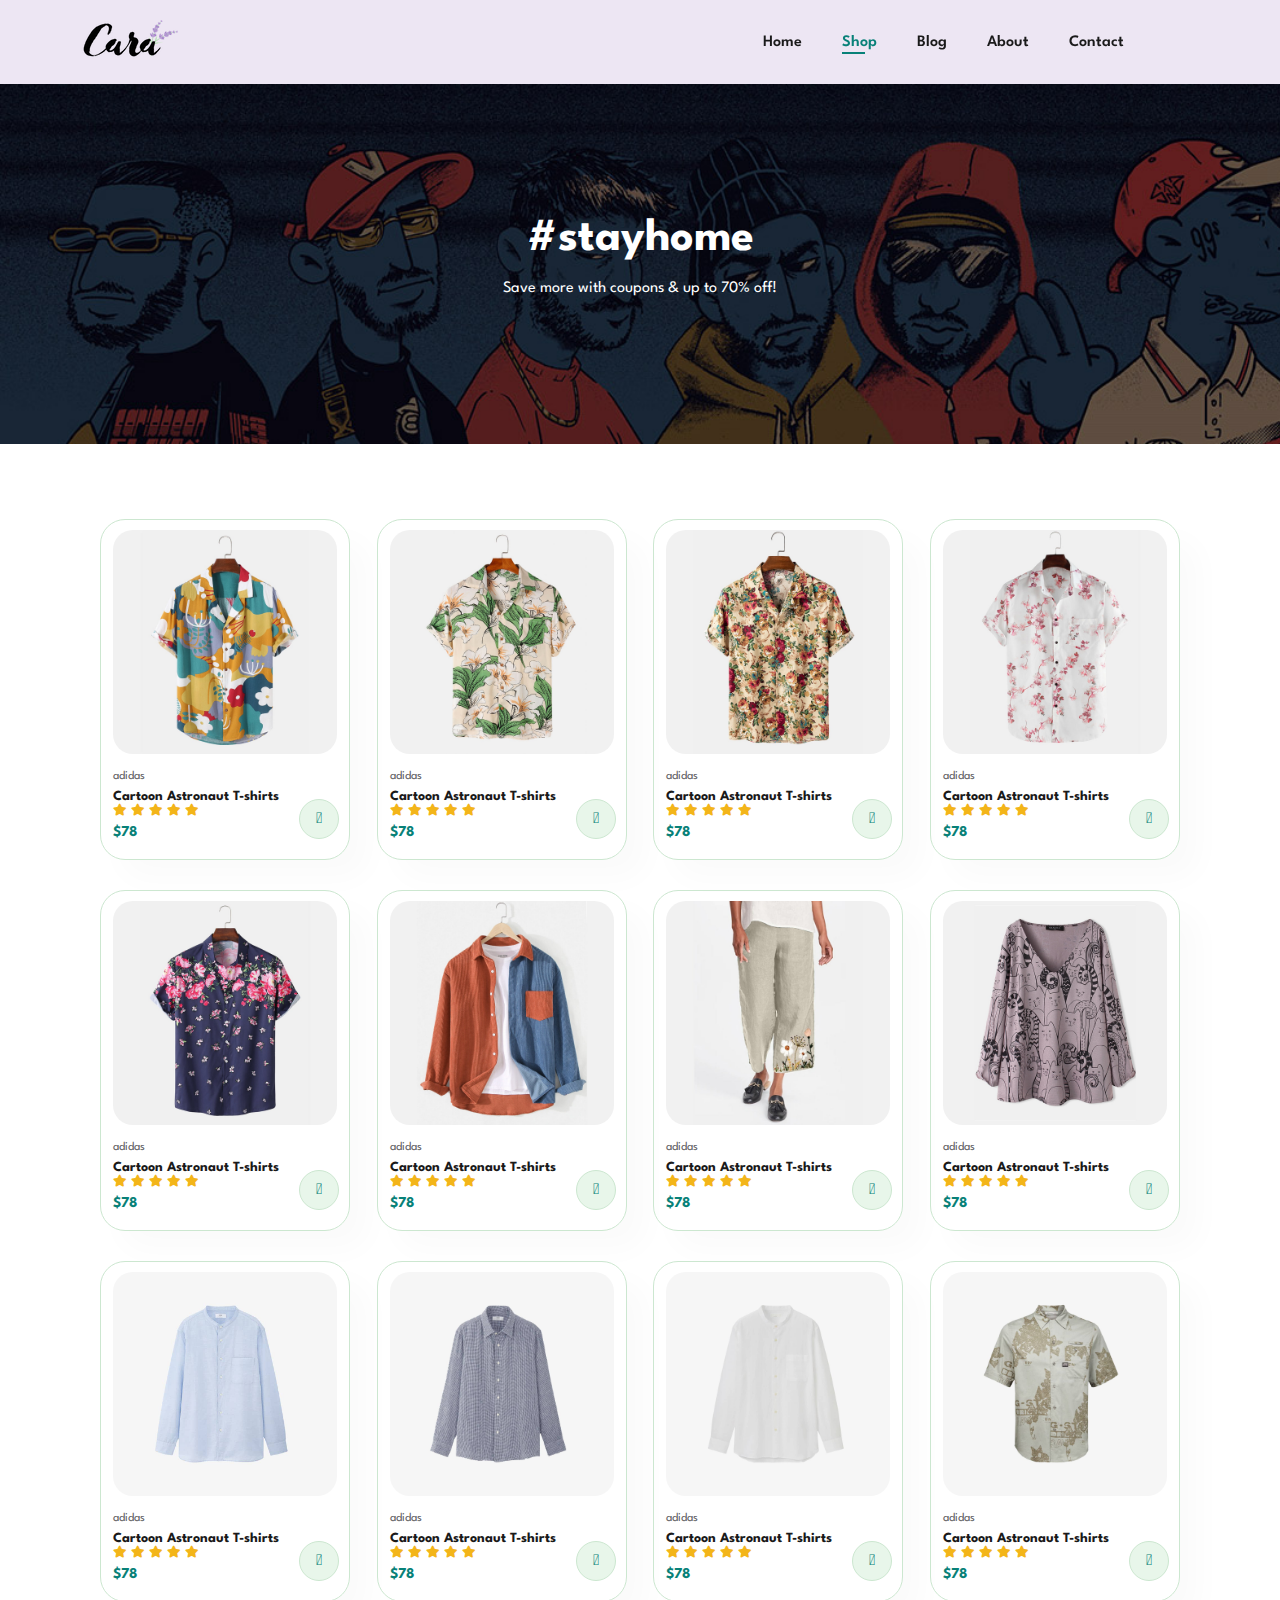
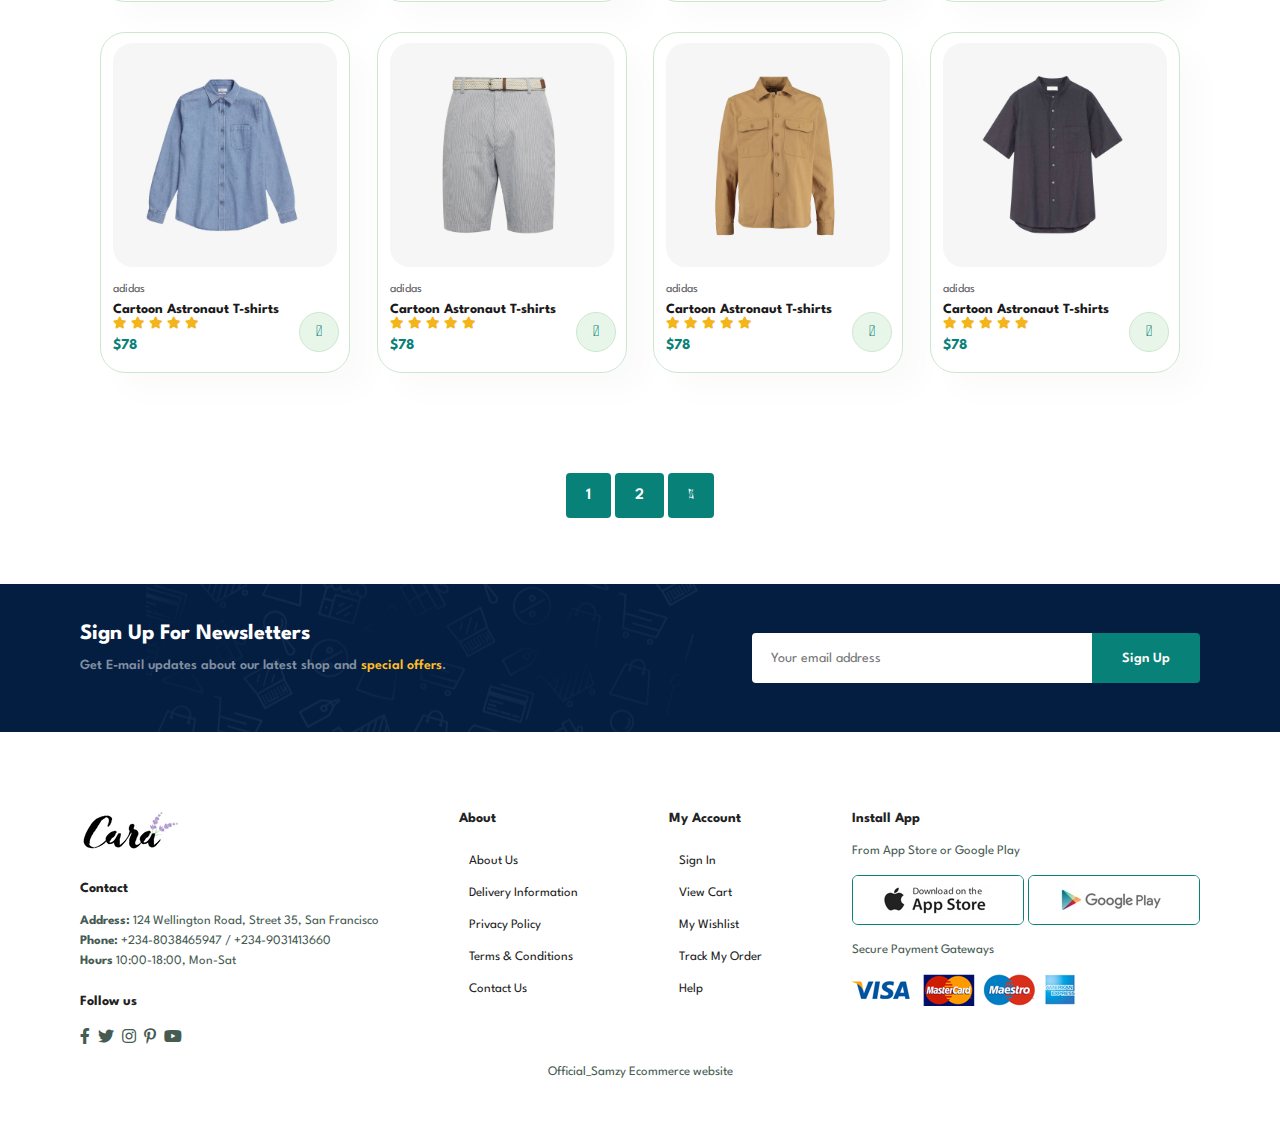
<file: shop.html>
<!DOCTYPE html>
<html lang="en">

    <head>
        <meta charset="UTF-8">
        <meta http-equiv="X-UA-Compatible" content="IE=edge">
        <meta name="viewport" content="width=device-width, initial-scale=1.0">
        <title>Ecommerce page</title>
        <link rel="stylesheet" href="https://pro.fontawesome.com/releases/v5.10.0/css/all.css" />

        <link rel="stylesheet" href="style.css">
    </head>

    <body>
    
    <section id="header">
        <a href="#"><img src="./logo.png" class="logo" alt=""></a>

        <div>
            <ul id="navbar">
                <li><a  href="index.html">Home</a></li>
                <li><a class="active" href="shop.html">Shop</a></li>
                <li><a href="blog.html">Blog</a></li>
                <li><a href="about.html">About</a></li>
                <li><a href="contact.html">Contact</a></li>
                <li id="lg-bag"><a href="cart.html"><i class="far fa-shopping-bag"></i></a></li>
                <a href="#" id="close"><i class="far fa-times"></i></a>
            </ul>
        </div>
        <div id="mobile">
            <a href="cart.html"><i class="far fa-shopping-bag"></i></a>
            <i id="bar" class="fas fa-outdent"></i>
        </div>
    </section>

    <section id="page-header">
        <h2>#stayhome</h2>
        <p>Save more with coupons & up to 70% off!</p>
    
    </section>


    <section id="product1" class="section-p1">
       
        <div class="pro-container">
            <div class="pro" onclick="window.location.href='sproduct.html'">
                <img src="./ff1.jpg" alt="">
                <div class="des">
                    <span>adidas</span>
                    <h5>Cartoon Astronaut T-shirts </h5>
                    <div class="star">
                        <i class="fas fa-star"></i>
                        <i class="fas fa-star"></i>
                        <i class="fas fa-star"></i>
                        <i class="fas fa-star"></i>
                        <i class="fas fa-star"></i>
                    </div>
                    <h4>$78</h4>
                </div>
                <a href="#"><i class="fal fa-shopping-cart cart"></i></a>
            </div>
            <div class="pro">
                <img src="./ff2.jpg" alt="">
                <div class="des">
                    <span>adidas</span>
                    <h5>Cartoon Astronaut T-shirts </h5>
                    <div class="star">
                        <i class="fas fa-star"></i>
                        <i class="fas fa-star"></i>
                        <i class="fas fa-star"></i>
                        <i class="fas fa-star"></i>
                        <i class="fas fa-star"></i>
                    </div>
                    <h4>$78</h4>
                </div>
                <a href="#"><i class="fal fa-shopping-cart cart"></i></a>
            </div>
            <div class="pro">
                <img src="./ff3.jpg" alt="">
                <div class="des">
                    <span>adidas</span>
                    <h5>Cartoon Astronaut T-shirts </h5>
                    <div class="star">
                        <i class="fas fa-star"></i>
                        <i class="fas fa-star"></i>
                        <i class="fas fa-star"></i>
                        <i class="fas fa-star"></i>
                        <i class="fas fa-star"></i>
                    </div>
                    <h4>$78</h4>
                </div>
                <a href="#"><i class="fal fa-shopping-cart cart"></i></a>
            </div>
            <div class="pro">
                <img src="./ff4.jpg" alt="">
                <div class="des">
                    <span>adidas</span>
                    <h5>Cartoon Astronaut T-shirts </h5>
                    <div class="star">
                        <i class="fas fa-star"></i>
                        <i class="fas fa-star"></i>
                        <i class="fas fa-star"></i>
                        <i class="fas fa-star"></i>
                        <i class="fas fa-star"></i>
                    </div>
                    <h4>$78</h4>
                </div>
                <a href="#"><i class="fal fa-shopping-cart cart"></i></a>
            </div>
            <div class="pro">
                <img src="./ff5.jpg" alt="">
                <div class="des">
                    <span>adidas</span>
                    <h5>Cartoon Astronaut T-shirts </h5>
                    <div class="star">
                        <i class="fas fa-star"></i>
                        <i class="fas fa-star"></i>
                        <i class="fas fa-star"></i>
                        <i class="fas fa-star"></i>
                        <i class="fas fa-star"></i>
                    </div>
                    <h4>$78</h4>
                </div>
                <a href="#"><i class="fal fa-shopping-cart cart"></i></a>
            </div>
            <div class="pro">
                <img src="./ff6.jpg" alt="">
                <div class="des">
                    <span>adidas</span>
                    <h5>Cartoon Astronaut T-shirts </h5>
                    <div class="star">
                        <i class="fas fa-star"></i>
                        <i class="fas fa-star"></i>
                        <i class="fas fa-star"></i>
                        <i class="fas fa-star"></i>
                        <i class="fas fa-star"></i>
                    </div>
                    <h4>$78</h4>
                </div>
                <a href="#"><i class="fal fa-shopping-cart cart"></i></a>
            </div>
            <div class="pro">
                <img src="./f7.jpg" alt="">
                <div class="des">
                    <span>adidas</span>
                    <h5>Cartoon Astronaut T-shirts </h5>
                    <div class="star">
                        <i class="fas fa-star"></i>
                        <i class="fas fa-star"></i>
                        <i class="fas fa-star"></i>
                        <i class="fas fa-star"></i>
                        <i class="fas fa-star"></i>
                    </div>
                    <h4>$78</h4>
                </div>
                <a href="#"><i class="fal fa-shopping-cart cart"></i></a>
            </div>
            <div class="pro">
                <img src="./f8.jpg" alt="">
                <div class="des">
                    <span>adidas</span>
                    <h5>Cartoon Astronaut T-shirts </h5>
                    <div class="star">
                        <i class="fas fa-star"></i>
                        <i class="fas fa-star"></i>
                        <i class="fas fa-star"></i>
                        <i class="fas fa-star"></i>
                        <i class="fas fa-star"></i>
                    </div>
                    <h4>$78</h4>
                </div>
                <a href="#"><i class="fal fa-shopping-cart cart"></i></a>
            </div>
  
            <div class="pro">
                <img src="./n1.jpg" alt="">
                <div class="des">
                    <span>adidas</span>
                    <h5>Cartoon Astronaut T-shirts </h5>
                    <div class="star">
                        <i class="fas fa-star"></i>
                        <i class="fas fa-star"></i>
                        <i class="fas fa-star"></i>
                        <i class="fas fa-star"></i>
                        <i class="fas fa-star"></i>
                    </div>
                    <h4>$78</h4>
                </div>
                <a href="#"><i class="fal fa-shopping-cart cart"></i></a>
            </div>
            <div class="pro">
                <img src="./n2.jpg" alt="">
                <div class="des">
                    <span>adidas</span>
                    <h5>Cartoon Astronaut T-shirts </h5>
                    <div class="star">
                        <i class="fas fa-star"></i>
                        <i class="fas fa-star"></i>
                        <i class="fas fa-star"></i>
                        <i class="fas fa-star"></i>
                        <i class="fas fa-star"></i>
                    </div>
                    <h4>$78</h4>
                </div>
                <a href="#"><i class="fal fa-shopping-cart cart"></i></a>
            </div>
            <div class="pro">
                <img src="./n3.jpg" alt="">
                <div class="des">
                    <span>adidas</span>
                    <h5>Cartoon Astronaut T-shirts </h5>
                    <div class="star">
                        <i class="fas fa-star"></i>
                        <i class="fas fa-star"></i>
                        <i class="fas fa-star"></i>
                        <i class="fas fa-star"></i>
                        <i class="fas fa-star"></i>
                    </div>
                    <h4>$78</h4>
                </div>
                <a href="#"><i class="fal fa-shopping-cart cart"></i></a>
            </div>
            <div class="pro">
                <img src="./n4.jpg" alt="">
                <div class="des">
                    <span>adidas</span>
                    <h5>Cartoon Astronaut T-shirts </h5>
                    <div class="star">
                        <i class="fas fa-star"></i>
                        <i class="fas fa-star"></i>
                        <i class="fas fa-star"></i>
                        <i class="fas fa-star"></i>
                        <i class="fas fa-star"></i>
                    </div>
                    <h4>$78</h4>
                </div>
                <a href="#"><i class="fal fa-shopping-cart cart"></i></a>
            </div>
            <div class="pro">
                <img src="./n5.jpg" alt="">
                <div class="des">
                    <span>adidas</span>
                    <h5>Cartoon Astronaut T-shirts </h5>
                    <div class="star">
                        <i class="fas fa-star"></i>
                        <i class="fas fa-star"></i>
                        <i class="fas fa-star"></i>
                        <i class="fas fa-star"></i>
                        <i class="fas fa-star"></i>
                    </div>
                    <h4>$78</h4>
                </div>
                <a href="#"><i class="fal fa-shopping-cart cart"></i></a>
            </div>
            <div class="pro">
                <img src="./n6.jpg" alt="">
                <div class="des">
                    <span>adidas</span>
                    <h5>Cartoon Astronaut T-shirts </h5>
                    <div class="star">
                        <i class="fas fa-star"></i>
                        <i class="fas fa-star"></i>
                        <i class="fas fa-star"></i>
                        <i class="fas fa-star"></i>
                        <i class="fas fa-star"></i>
                    </div>
                    <h4>$78</h4>
                </div>
                <a href="#"><i class="fal fa-shopping-cart cart"></i></a>
            </div>
            <div class="pro">
                <img src="./n7.jpg" alt="">
                <div class="des">
                    <span>adidas</span>
                    <h5>Cartoon Astronaut T-shirts </h5>
                    <div class="star">
                        <i class="fas fa-star"></i>
                        <i class="fas fa-star"></i>
                        <i class="fas fa-star"></i>
                        <i class="fas fa-star"></i>
                        <i class="fas fa-star"></i>
                    </div>
                    <h4>$78</h4>
                </div>
                <a href="#"><i class="fal fa-shopping-cart cart"></i></a>
            </div>
            <div class="pro">
                <img src="./n8.jpg" alt="">
                <div class="des">
                    <span>adidas</span>
                    <h5>Cartoon Astronaut T-shirts </h5>
                    <div class="star">
                        <i class="fas fa-star"></i>
                        <i class="fas fa-star"></i>
                        <i class="fas fa-star"></i>
                        <i class="fas fa-star"></i>
                        <i class="fas fa-star"></i>
                    </div>
                    <h4>$78</h4>
                </div>
                <a href="#"><i class="fal fa-shopping-cart cart"></i></a>
            </div>
        </div>
    </section>

    <section id="pagination" class="section-p1">
        <a href="#">1</a>
        <a href="#">2</a>
        <a href="#"><i class="fal fa-long-arrow-alt-right"></i></a>
    </section>

    <section id="newsletter" class="section-p1 section-m1">
        <div class="newstext">
            <h4>Sign Up For Newsletters</h4>
            <p>Get E-mail updates about our latest shop and <span>special offers</span>.</p>
        </div>
        <div class="form">
            <input type="text" placeholder="Your email address">
            <button class="normal">Sign Up</button>
        </div>
    </section>

    <footer class="section-p1">
        <div class="col">
            <img class="logo" src="./logo.png" alt="">
            <h4>Contact</h4>
            <p><strong>Address:</strong> 124 Wellington Road, Street 35, San Francisco</p>
            <p><strong>Phone:</strong> +234-8038465947 / +234-9031413660</p>
            <p><strong>Hours</strong> 10:00-18:00, Mon-Sat</p>
            <div class="follow">
                <h4>Follow us</h4>
                <div class="icon">
                    <i class="fab fa-facebook-f"></i>
                    <i class="fab fa-twitter"></i>
                    <i class="fab fa-instagram"></i>
                    <i class="fab fa-pinterest-p"></i>
                    <i class="fab fa-youtube"></i>
                </div>
            </div>
        </div>

        <div class="col">
            <h4>About</h4>
            <a href="#">About Us</a>
            <a href="#">Delivery Information</a>
            <a href="#">Privacy Policy</a>
            <a href="#">Terms & Conditions</a>
            <a href="#">Contact Us</a>
        </div>

        <div class="col">
            <h4>My Account</h4>
            <a href="#">Sign In</a>
            <a href="#">View Cart</a>
            <a href="#">My Wishlist</a>
            <a href="#">Track My Order</a>
            <a href="#">Help</a>
        </div>
        <div class="col install">
            <h4>Install App</h4>
            <p>From App Store or Google Play</p>
            <div class="row">
                <img src="./app.jpg" alt="">
                <img src="./play.jpg" alt="">
            </div>
            <p>Secure Payment Gateways</p>
            <img src="./pay.png" alt="">
        </div>


        <div class="copyright">
            <p> Official_Samzy Ecommerce website</p>
        </div>
    </footer>

    

        <script src="script.js"></script>
    </body>

</html>
</file>
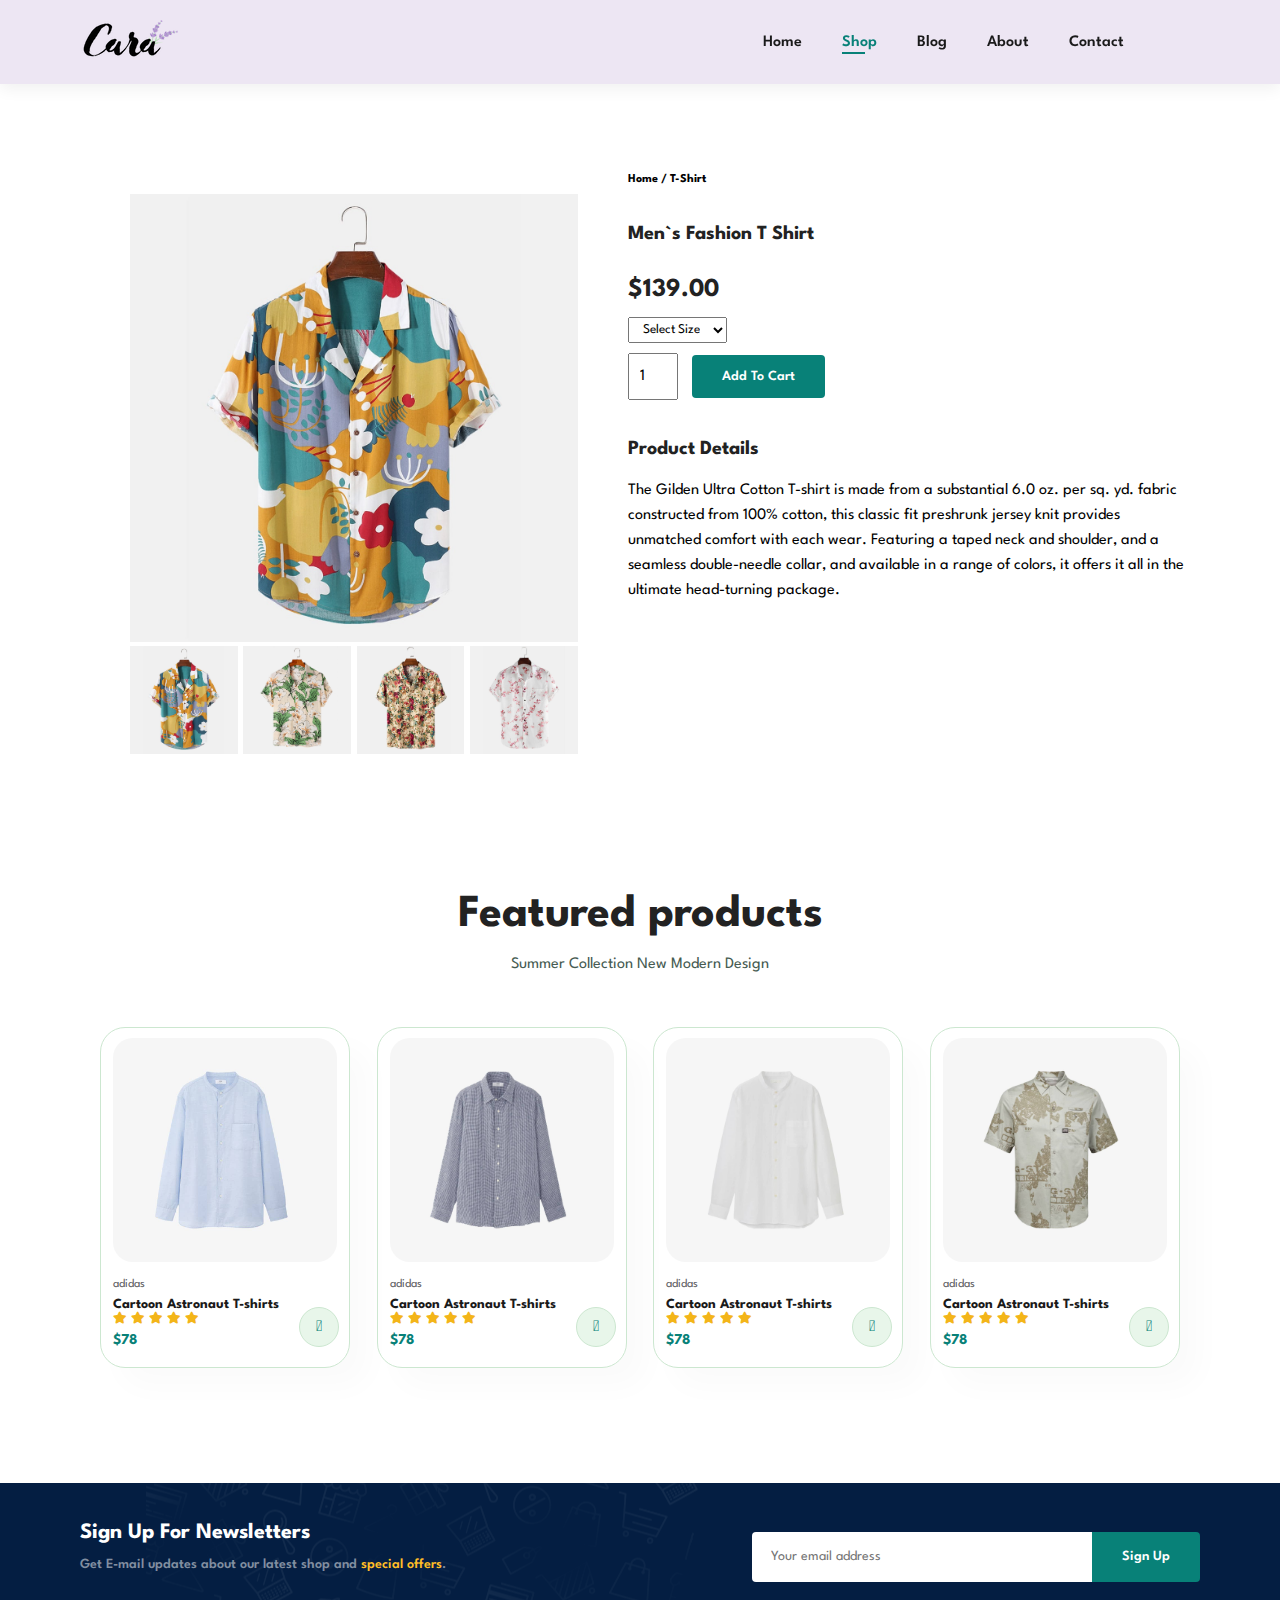
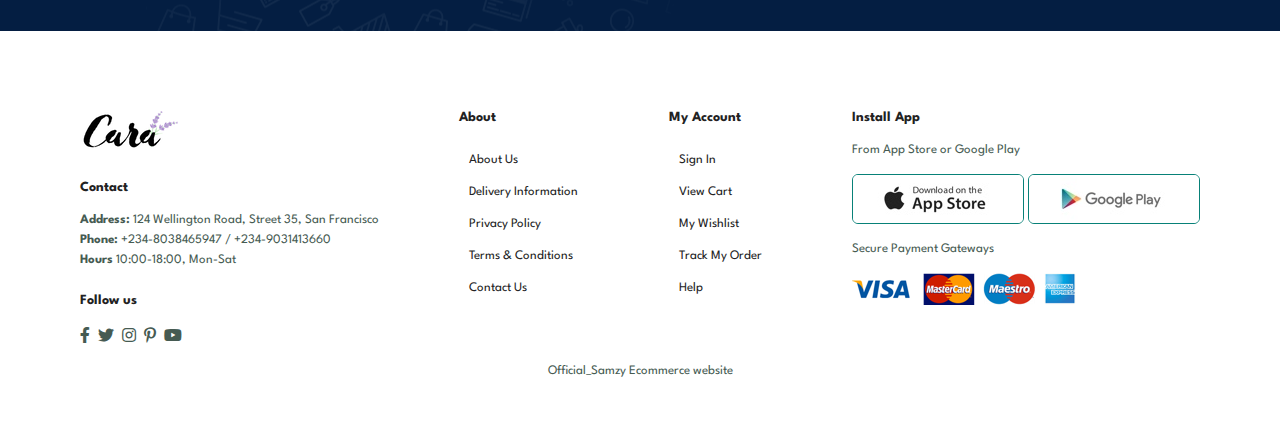
<file: sproduct.html>
<!DOCTYPE html>
<html lang="en">

    <head>
        <meta charset="UTF-8">
        <meta http-equiv="X-UA-Compatible" content="IE=edge">
        <meta name="viewport" content="width=device-width, initial-scale=1.0">
        <title>Ecommerce page</title>
        <link rel="stylesheet" href="https://pro.fontawesome.com/releases/v5.10.0/css/all.css" />

        <link rel="stylesheet" href="style.css">
    </head>

    <body>
    
    <section id="header">
        <a href="#"><img src="./logo.png" class="logo" alt=""></a>

        <div>
            <ul id="navbar">
                <li><a  href="index.html">Home</a></li>
                <li><a class="active" href="shop.html">Shop</a></li>
                <li><a href="blog.html">Blog</a></li>
                <li><a href="about.html">About</a></li>
                <li><a href="contact.html">Contact</a></li>
                <li id="lg-bag"><a href="cart.html"><i class="far fa-shopping-bag"></i></a></li>
                <a href="#" id="close"><i class="far fa-times"></i></a>
            </ul>
        </div>
        <div id="mobile">
            <a href="cart.html"><i class="far fa-shopping-bag"></i></a>
            <i id="bar" class="fas fa-outdent"></i>
        </div>
    </section>

    <section id="prodetails" class="section-p1">
        <div class="single-pro-image">
            <img src="./ff1.jpg" width="100%" id="MainImg" alt="">
            
            <div class="small-img-group">
                <div class="small-img-col">
                    <img src="./ff1.jpg" width="100%" class="small-img" alt="">
                </div>
                <div class="small-img-col">
                    <img src="./ff2.jpg" width="100%" class="small-img" alt="">
                </div>
                <div class="small-img-col">
                    <img src="./ff3.jpg" width="100%" class="small-img" alt="">
                </div>
                <div class="small-img-col">
                    <img src="./ff4.jpg" width="100%" class="small-img" alt="">
                </div>
            </div>
        </div>

        <div class="single-pro-details">
            <h6>Home / T-Shirt</h6>
            <h4>Men`s Fashion T Shirt</h4>
            <h2>$139.00</h2>
            <select>
                <option>Select Size</option>
                <option>XL</option>
                <option>XXL</option>
                <option>Small</option>
                <option>Large</option>
            </select>
            <input type="number" value="1">
            <button class="normal">Add To Cart</button>
            <h4>Product Details </h4>
            <span>The Gilden Ultra Cotton T-shirt is made from a substantial 6.0 oz. per sq. yd.
                fabric constructed from 100% cotton, this classic fit preshrunk jersey knit provides unmatched comfort
                with each wear. Featuring a taped neck and shoulder, and a seamless double-needle collar, and available
                in a range of colors, it offers it all in the ultimate head-turning package.
            </span>
        </div>
    </section>

    
    <section id="product1" class="section-p1">
        <h2>Featured products</h2>
        <p>Summer Collection New Modern Design</p>
        <div class="pro-container">
            <div class="pro">
                <img src="./n1.jpg" alt="">
                <div class="des">
                    <span>adidas</span>
                    <h5>Cartoon Astronaut T-shirts </h5>
                    <div class="star">
                        <i class="fas fa-star"></i>
                        <i class="fas fa-star"></i>
                        <i class="fas fa-star"></i>
                        <i class="fas fa-star"></i>
                        <i class="fas fa-star"></i>
                    </div>
                    <h4>$78</h4>
                </div>
                <a href="#"><i class="fal fa-shopping-cart cart"></i></a>
            </div>
            <div class="pro">
                <img src="./n2.jpg" alt="">
                <div class="des">
                    <span>adidas</span>
                    <h5>Cartoon Astronaut T-shirts </h5>
                    <div class="star">
                        <i class="fas fa-star"></i>
                        <i class="fas fa-star"></i>
                        <i class="fas fa-star"></i>
                        <i class="fas fa-star"></i>
                        <i class="fas fa-star"></i>
                    </div>
                    <h4>$78</h4>
                </div>
                <a href="#"><i class="fal fa-shopping-cart cart"></i></a>
            </div>
            <div class="pro">
                <img src="./n3.jpg" alt="">
                <div class="des">
                    <span>adidas</span>
                    <h5>Cartoon Astronaut T-shirts </h5>
                    <div class="star">
                        <i class="fas fa-star"></i>
                        <i class="fas fa-star"></i>
                        <i class="fas fa-star"></i>
                        <i class="fas fa-star"></i>
                        <i class="fas fa-star"></i>
                    </div>
                    <h4>$78</h4>
                </div>
                <a href="#"><i class="fal fa-shopping-cart cart"></i></a>
            </div>
            <div class="pro">
                <img src="./n4.jpg" alt="">
                <div class="des">
                    <span>adidas</span>
                    <h5>Cartoon Astronaut T-shirts </h5>
                    <div class="star">
                        <i class="fas fa-star"></i>
                        <i class="fas fa-star"></i>
                        <i class="fas fa-star"></i>
                        <i class="fas fa-star"></i>
                        <i class="fas fa-star"></i>
                    </div>
                    <h4>$78</h4>
                </div>
                <a href="#"><i class="fal fa-shopping-cart cart"></i></a>
            </div>
          
        </div>
    </section>

    <section id="newsletter" class="section-p1 section-m1">
        <div class="newstext">
            <h4>Sign Up For Newsletters</h4>
            <p>Get E-mail updates about our latest shop and <span>special offers</span>.</p>
        </div>
        <div class="form">
            <input type="text" placeholder="Your email address">
            <button class="normal">Sign Up</button>
        </div>
    </section>

    <footer class="section-p1">
        <div class="col">
            <img class="logo" src="./logo.png" alt="">
            <h4>Contact</h4>
            <p><strong>Address:</strong> 124 Wellington Road, Street 35, San Francisco</p>
            <p><strong>Phone:</strong> +234-8038465947 / +234-9031413660</p>
            <p><strong>Hours</strong> 10:00-18:00, Mon-Sat</p>
            <div class="follow">
                <h4>Follow us</h4>
                <div class="icon">
                    <i class="fab fa-facebook-f"></i>
                    <i class="fab fa-twitter"></i>
                    <i class="fab fa-instagram"></i>
                    <i class="fab fa-pinterest-p"></i>
                    <i class="fab fa-youtube"></i>
                </div>
            </div>
        </div>

        <div class="col">
            <h4>About</h4>
            <a href="#">About Us</a>
            <a href="#">Delivery Information</a>
            <a href="#">Privacy Policy</a>
            <a href="#">Terms & Conditions</a>
            <a href="#">Contact Us</a>
        </div>

        <div class="col">
            <h4>My Account</h4>
            <a href="#">Sign In</a>
            <a href="#">View Cart</a>
            <a href="#">My Wishlist</a>
            <a href="#">Track My Order</a>
            <a href="#">Help</a>
        </div>
        <div class="col install">
            <h4>Install App</h4>
            <p>From App Store or Google Play</p>
            <div class="row">
                <img src="./app.jpg" alt="">
                <img src="./play.jpg" alt="">
            </div>
            <p>Secure Payment Gateways</p>
            <img src="./pay.png" alt="">
        </div>


        <div class="copyright">
            <p> Official_Samzy Ecommerce website</p>
        </div>
    </footer>

    <script>
        var MainImg = document.getElementById("MainImg");
        var smallimg = document.getElementsByClassName("small-img");

        smallimg[0].onclick = function(){
            MainImg.src = smallimg[0].src;
        }
        smallimg[1].onclick = function(){
            MainImg.src = smallimg[1].src;
        }
        smallimg[2].onclick = function(){
            MainImg.src = smallimg[2].src;
        }
        smallimg[3].onclick = function(){
            MainImg.src = smallimg[3].src;
        }
    </script>
    

        <script src="script.js"></script>
    </body>

</html>
</file>
<file: style.css>
@import url("https://fonts.googleapis.com/css2?family=Spartan:wght@100;200;300;400;500;600;700;800;900&display=swap");
* {
  margin: 0;
  padding: 0;
  box-sizing: border-box;
  font-family: "Spartan", sans-serif;
}

html {
  scroll-behavior: smooth;
}

/* Global Styles */

h1 {
  font-size: 50px;
  line-height: 64px;
  color: #222;
}

h2 {
  font-size: 46px;
  line-height: 54px;
  color: #222;
}

h4 {
  font-size: 20px;
  color: #222;
}

h6 {
  font-weight: 700;
  font-size: 12px;
}

p {
  font-size: 16px;
  color: #465b52;
  margin: 15px 0 20px 0;
}

.section-p1 {
  padding: 40px 80px;
}

.section-m1 {
  margin: 40px 0;
}

button.normal{
  font-size: 14px;
  font-weight: 600;
  padding: 15px 30px;
  color: #000;
  background-color: #fff;
  border-radius: 4px;
  cursor: pointer;
  border: none;
  outline: none;
  transition: 0.2s;
}


button.white{
  font-size: 13px;
  font-weight: 600;
  padding: 11px 18px;
  color: #fff;
  background-color: transparent;
  cursor: pointer;
  border: 1px solid #fff;
  outline: none;
  transition: 0.2s;
}


body {
  width: 100%;
}

#header{
  display: flex;
  align-items: center;
  justify-content: space-between;
  padding: 20px 80px;
  background-color: #ede6f3;
  box-shadow: 0 5px 15px rgba(0, 0, 0, 0.06);
  z-index: 999;
  position: sticky;
  top: 0;
  left: 0;
}

#navbar{
  display: flex;
  align-items: center;
  justify-content: center;
}

#navbar li{
  list-style: none;
  padding: 0 20px;
  position: relative;
}

#navbar li a{
  text-decoration: none;
  font-size: 16px;
  font-weight: 600;
  color: #1a1a1a;
  transition: 0.3s ease;
}


#navbar li a.active{
  color: #088178;
}

#navbar li a.active::after,
#navbar li a:hover::after{
  content: "";
  width: 30%;
  height: 2px;
  background: #088178;
  position: absolute;
  bottom: -4px;
  left: 20px;
}

#mobile{
  display: none;
  align-items: center;
}

#close{
  display: none;
}

#hero{
  background-image: url("./hero4.png");
  height: 90vh;
  width: 100%;
  background-size: cover;
  background-position: top 25% right 0;
  padding: 0 80px;
  display: flex;
  flex-direction: column;
  align-items: flex-start;
  justify-content: center;
}
#hero h4{
  padding-bottom: 15px;
}

#hero h1{
 color: #088178;
}

#hero h4{
  padding-bottom: 15px;
}

#hero button{
  background-image: url("button.png");
  background-color: transparent;
  color: #088178;
  border: 0;
  padding: 14px 80px 14px 65px;
  background-repeat: no-repeat;
  cursor: pointer;
  font-weight: 700;
  font-size: 15px;
}

#feature{
  display: flex;
  align-items: center;
  justify-content: space-between;
  flex-wrap: wrap;
}

#feature .fe-box{
  width: 180px;
  text-align: center;
  padding: 25px 15px;
  box-shadow: 20px 20px 34px rgba(0, 0, 0, 0.03);
  border: 1px solid #cce7d0;
  border-radius: 4px;
  margin: 15px 0;
}

#feature .fe-box:hover{
  box-shadow: 10px 10px 54px rgba(70, 62, 221, 0.1);
}

#feature .fe-box img{
  width: 100%;
  margin-bottom: 10px;
}

#feature .fe-box h6{
  display: inline-block;
  padding: 9px 8px 6px 8px;
  line-height: 1;
  border-radius: 4px;
  color: #088178;
  background-color: #fddde4;
}

#feature .fe-box:nth-child(2) h6{
  background-color: #cdebbc;
}

#feature .fe-box:nth-child(3) h6{
  background-color: #ede6f3;
}

#feature .fe-box:nth-child(4) h6{
  background-color: #cdd4f8;
}

#feature .fe-box:nth-child(5) h6{
  background-color: #f6dbf6;
}

#feature .fe-box:nth-child(6) h6{
  background-color: #fff2e5;
}

#product1{
  text-align: center;
}
#product1 .pro-container{
  display: flex;
  justify-content: space-between;
  padding: 20px;
  flex-wrap: wrap;
}

#product1 .pro{
  width: 23%;
  min-width: 250px;
  padding: 10px 12px;
  border: 1px solid#cce7d0;
  border-radius: 25px;
  cursor: pointer;
  box-shadow: 20px 20px 30px rgba(0, 0, 0, 0.02);
  margin: 15px 0;
  transition: 0.2s ease;
  position: relative;
}

#product1 .pro:hover{
  box-shadow: 20px 20px 30px rgba(0, 0, 0, 0.06);
}

#product1 .pro img{
  width: 100%;
  border-radius: 20px;
}

#product1 .pro .des{
  text-align: start;
  padding: 10px 0;
}


#product1 .pro .des span{
  color: #606063;
  font-size: 12px;
}

#product1 .pro .des h5{
  padding-top: 7px;
  color: #1a1a1a;
  font-size: 14px;
}

#product1 .pro .des i{
  font-size: 12px;
  color: rgb(243, 181, 25);
}

#product1 .pro .des h4{
  padding-top: 7px;
  font-size: 15px;
  font-weight: 700;
  color: #088178;
}

#product1 .pro .cart{
  width: 40px;
  height: 40px;
  line-height: 40px;
  border-radius: 50px;
  background-color: #e8f6ea;
  font-weight: 500;
  color: #088178;
  border: 1px solid #cce7d0;
  position: absolute;
  bottom: 20px;
  right: 10px;
}
#banner{
  display: flex;
  flex-direction: column;
  justify-content: center;
  align-items: center;
  text-align: center;
  background-image: url(./b2.jpg);
  width: 100%;
  height: 40vh;
  background-size: cover;
  background-position: center;
}

#banner h4{
  color: #fff;
  font-size: 16px;
}
#banner h2{
  color: #fff;
  font-size: 30px;
  padding: 10px 0;
}
#banner h2 span{
  color: #ef3636;
}

#banner button:hover{
  background: #088178;
  color: #fff;
}


#sm-banner{
  display: flex;
  justify-content: space-between;
  flex-wrap: wrap;
}

#sm-banner .banner-box{
  display: flex;
  flex-direction: column;
  justify-content: center;
  align-items: flex-start;
  background-image: url(./b17.jpg);
  min-width: 580px;
  height: 50vh;
  background-size: cover;
  background-position: center;
  padding: 30px;
}

#sm-banner .banner-box2{
  background-image: url("./b10.jpg");
}

#sm-banner h4{
  color: #fff;
  font-size: 20px;
  font-weight: 300;
}

#sm-banner h2{
  color: #fff;
  font-size: 28px;
  font-weight: 800;
}

#sm-banner span{
  color: #fff;
  font-size: 14px;
  font-weight: 500;
  padding-bottom: 15px;
}

#sm-banner .banner-box:hover button{
  background: #088178;
  border: 1px solid #088178;
}

#banner3{
  display: flex;
  justify-content: space-between;
  flex-wrap: wrap;
  padding: 0 80px;
}

#banner3 .banner-box{
  display: flex;
  flex-direction: column;
  justify-content: center;
  align-items: flex-start;
  background-image: url("./b7.jpg");
  min-width: 30%;
  height: 30vh;
  background-size: cover;
  background-position: center;
  padding: 20px;
  margin-bottom: 20px;
}


#banner3 .banner-box2{
  background-image: url("./b4.jpg");
}


#banner3 .banner-box3{
  background-image: url("./b18.jpg");
}

#banner3 h2{
  color: #fff;
  font-weight: 900;
  font-size: 22px;
}

#banner3 h3{
  color: #ec544e;
  font-weight: 800;
  font-size: 15px;
}

#newsletter{
  display: flex;
  justify-content: space-between;
  flex-wrap: wrap;
  align-items: center;
  background-image: url("./b14.png");
  background-repeat: no-repeat;
  background-position: 20% 30%;
  background-color: #041e42;
}

#newsletter h4{
  font-size: 22px;
  font-weight: 700;
  color: #fff;
}

#newsletter p{
  font-size: 14px;
  font-weight: 600;
  color: #818ea0;
}


#newsletter p span{
  color: #ffbd27;
}

#newsletter .form{
  display: flex;
  width: 40%;
}

#newsletter input{
  height: 3.125rem;
  padding: 0 1.25em;
  font-size: 14px;
  width: 100%;
  border: 1px solid transparent;
  border-radius: 4px;
  outline: none;
  border-top-right-radius: 0;
  border-bottom-right-radius: 0;
}


#newsletter button{
  background-color: #088178;
  color: #fff;
  white-space: nowrap;
  border-top-left-radius: 0;
  border-bottom-left-radius: 0;
}

footer {
  display: flex;
  flex-wrap: wrap;
  justify-content: space-between;
}


footer .col{
  display: flex;
 flex-direction: column;
  align-items: flex-start;
  margin-bottom: 20px;
}

footer .logo {
  margin-bottom: 30px;
}

footer h4{
  font-size: 14px;
  padding-bottom: 20px;
}

footer p{
  font-size: 13px;
 margin: 0 0 8px 0;
}


footer a{
  font-size: 13px;
  text-decoration: none;
  color: #222;
 margin: 10px;
}

footer .follow{
  margin-top: 20px; 
}


footer .follow i{
  color: #465b52;
  padding-right: 4px;
  cursor: pointer; 
}

footer .install .row img{
  border: 1px solid #088178;
  border-radius: 6px;
}


footer .install img{
  margin: 10px 0 15px 0;
}

footer .follow i:hover,
footer a:hover{
  color: #088178;
}

footer .copyright{
  width: 100%;
  text-align: center;
}

#page-header{
  background-image: url("./b1.jpg");
  width: 100%;
  height: 40vh;
  background-size: cover;
  display: flex;
  justify-content: center;
  text-align: center;
  flex-direction: column;
  padding: 14px;
}
#page-header h2,
#page-header p{
  color: #fff;
}

#pagination{
  text-align: center;
}
#pagination a{
  text-decoration: none;
  background-color: #088178;
  padding: 15px 20px;
  border-radius: 4px;
  color: #fff;
  font-weight: 600;
}
#pagination a i{
  font-size: 16px;
  font-weight: 600;
}

#prodetails{
  display: flex;
  margin-top: 20px;
}



#prodetails .single-pro-image{
  width: 40%;
  margin: 50px;
}

.small-img-group{
  display: flex;
  justify-content: space-between;
}

.small-img-col{
  flex-basis: 24%;
  cursor: pointer;
}

#prodetails .single-pro-details{
  width: 50%;
  padding-top: 30px;
}

#prodetails .single-pro-details h4{
  padding: 40px 0 20px 0;
}

#prodetails .single-pro-details h2{
font-size: 26px;
}


#prodetails .single-pro-details select{
  display: block;
  padding: 5px 10px;
 margin-bottom: 10px;

}

#prodetails .single-pro-details input{
  width: 50px;
  height: 47px;
  padding-left: 10px;
  font-size: 16px;
  margin-right: 10px;
}

#prodetails .single-pro-details input:focus{
  outline: none;
}

#prodetails .single-pro-details button{
  background: #088178;
  color: #fff;
}

#prodetails .single-pro-details span{
  line-height: 25px;
}

#page-header.blog-header{
  background-image: url("./b19.jpg");
}

#blog{
  padding: 150px 150px 0 150px;
}

#blog .blog-box{
  display: flex;
  align-items: center;
  width: 100%;
  position: relative;
  padding-bottom: 90px;
}

#blog .blog-img{
  width: 50%;
  margin-right: 40px;
}

#blog img{
  width: 100%;
  height: 300px;
  object-fit: cover;
}

#blog .blog-details{
  width: 70%;
}

#blog .blog-details a{
  text-decoration: none;
  font-size: 11px;
  color: #000;
  font-weight: 700;
  position: relative;
  transition: 0.3s;
}

#blog .blog-details a::after{
  content: "";
  width: 50px;
  height: 1px;
  background-color: #000;
  position: absolute;
  top: 4px;
  right: -60px;
}

#blog .blog-details a:hover{
  color: #088178;

}

#blog .blog-details a:hover::after{
  background-color: #088178;
}

#blog .blog-box h1{
  position: absolute;
  top: -40px;
  left: 0;
  font-size: 70px;
  font-weight: 700;
  color: #c9cbce;
  z-index: -9;
}

#page-header.about-header{
  background-image: url("./banner.png");
}


#about-head{
  display: flex;
  align-items: center;
}

#about-head img{
  width: 50%;
  height: auto;
}

#about-head div{
  padding-left: 40px;
}

#about-app{
  text-align: center;
}

#about-app .video{
  width: 70%;
  height: 100%;
  margin: 30px auto 0 auto;
}

#about-app .video video{
  width: 100%;
  height: 100%;
  border-radius: 20px;
}

#contact-details{
  display: flex;
  align-items: center;
  justify-content: space-between;
}

#contact-details .details{
  width: 40%;
}

#contact-details .details span,
#form-details form span{
  font-size: 12px;
}

#contact-details .details h2,
#form-details form h2{
  font-size: 26px;
  line-height: 35px;
  padding: 20px 0;
}

#contact-details .details h3{
  font-size: 16px;
  padding-bottom: 15px;
}

#contact-details .details li{
  list-style: none;
  display: flex;
  padding: 10px 0;
}

#contact-details .details li i{
  font-size: 14px;
  padding-right: 22px;
}

#contact-details .details li p{
  margin: 0;
  font-size: 14px;
}

#contact-details .map{
  width: 55%;
  height: 400px;
}


#contact-details .map iframe{
  width: 100%;
  height: 100%;
}

#form-details{
  display: flex;
  justify-content: space-between;
  margin: 30px;
  padding: 80px;
  border: 1px solid #e1e1e1;
}

#form-details form{
  width: 65%;
  display: flex;
  flex-direction: column;
  align-items: flex-start;
}

#form-details form input,
#form-details form textarea{
  width: 100%;
  padding: 12px 15px;
  outline: none;
  margin-bottom: 20px;
  border: 1px solid #e1e1e1;
}

#form-details form button{
  background-color: #088178;
  color: #fff;
}

#form-details .people div{
  padding-bottom: 25px;
  display: flex;
  align-items: flex-start;
}

#form-details .people div img{
  width: 65px;
  height: 65px;
  object-fit: cover;
  margin-right: 15px;
}


#form-details .people div p{
  margin: 0;
  font-size: 13px;
  line-height: 25px;
}


#form-details .people div p span{
  display: block;
  font-size: 16px;
  font-weight: 600;
  color: #000;
}
































@media (max-width:799px) {
  .section-p1 {
    padding: 40px 40px;
}
  #navbar {
    display: flex;
    flex-direction: column;
    align-items: flex-start;
    justify-content: flex-start;
    position: fixed;
    top: 0;
    right: -300px;
    height: 100vh;
    width: 300px;
    background-color: #e3e6f3;
    box-shadow: 0 40px 60px rgba(0, 0, 0, 0.1);
    padding: 80px 0 0 10px;
    transition: 0.3s;
}

#navbar.active{
  right: 0px;
}
#navbar li{
  margin-bottom: 25px;
}

#mobile{
  display: flex;
  align-items: center;
}
  #mobile i{
    color: #1a1a1a;
    font-size: 24px;
    padding-left: 20px;
  }
  #close{
    display: initial;
    position: absolute;
    top: 30px;
    left: 30px;
    color: #222;
    font-size: 24px;
  }
  
  #lg-bag{
    display: none;
  }

  #hero {

    height: 70vh;
    padding: 0 80px;
    background-position: top 30% right 30%;
  }

  #feature {
    justify-content: center;
  }

  #feature .fe-box {
    margin: 15px 15px;
  }

  #product1 .pro-container {
    justify-content: center;
  }

  #product1 .pro {
    margin: 15px;
  }

  #banner {
    height: 20vh;
  }

  #sm-banner .banner-box {
    min-width: 100%;
    height: 30vh;
  }

  #banner3 {
    padding: 0 40px;
  }

  #banner3 .banner-box {
    width: 28%;
  }

  #newsletter .form {
    width: 70%;
  }
  #form-details {
    padding: 40px;
}

#form-details form {
  width: 50%;
 }
}  


#cart{
  overflow-x: auto;
}
#cart table{
  width: 100%;
  border-collapse: collapse;
  table-layout: fixed;
  white-space: nowrap;
}


#cart table img{
  width: 70px;
}


#cart table td:nth-child(1){
  width: 100px;
  text-align: center;
}


#cart table td:nth-child(2){
  width: 150px;
  text-align: center;
}


#cart table td:nth-child(3){
  width: 250px;
  text-align: center;
}


#cart table td:nth-child(4),
#cart table td:nth-child(5),
#cart table td:nth-child(6){
  width: 150px;
  text-align: center;
}

#cart table td:nth-child(5) input{
  width: 70px;
  padding: 10px 5px 10px 15px;
}

#cart table thead{
  border: 1px solid #e2e9e1;
  border-left: none;
  border-right: none;
}


#cart table thead td{
  font-weight: 700;
  text-transform: uppercase;
  font-size: 13px;
  padding: 18px 0;
}

#cart table tbody tr td{
  padding-top: 15px;
}

#cart table tbody td{
  font-size: 13px;
}

#cart-add{
  display: flex;
  flex-wrap: wrap;
  justify-content: space-between;
}

#coupon{
  width: 50%;
  margin-bottom: 30px;
}

#coupon h3,
#subtotal h3{
  padding-bottom: 15px;
}

#coupon input{
  padding: 10px 20px;
  outline: none;
  width: 60%;
  margin-right: 10px;
  border: 1px solid #e2e9e1;
}

#coupon button,
#subtotal button{
  background-color: #088178;
  color: #fff;
  padding: 12px 20px;
}

#subtotal{
  width: 50%;
  margin-bottom: 30px;
  border: 1px solid #e2e9e1;
  padding: 30px;
}

#subtotal table{
  border-collapse: collapse;
  width: 100%;
  margin-bottom: 20px;
}

#subtotal table td{
  width: 50%;
  border: 1px solid #e2e9e1;
  padding: 10px;
  font-size: 13px;
}









@media(max-width: 477px) {
  .section-p1 {
    padding: 20px;
  }
  #header{
    padding: 10px 30px;
  }
  h1{
    font-size: 38px;
  }
  h2{
    font-size: 32px;
  }
  #hero{
    padding: 0 20px;
    background-position: 55%;
  }
  #feature{
    justify-content: space-between;
  }
  #feature .fe-box{
    width: 155px;
    margin: 0 0 15px 0;
  }
  #product1 .pro{
    width: 100%;
  }
  #banner{
    height: 40vh;
  }
  #sm-banner .banner-box{
    height: 40vh;
  }
  #sm-banner .banner-box2{
    margin-top: 20px;
  }
  #banner3{
    padding: 0 20px;
  }
  #banner3 .banner-box{
    width: 100%;
  }
  #newsletter{
    padding: 40px 20px;
  }
  #newsletter .form{
    width: 100%;
  }
  footer .copyright{
    text-align: start;
  }

  #prodetails{
    display: flex;
    flex-direction: column;
  }
  #prodetails .single-pro-image{
    width: 100%;
    margin-right: 0px;
  }

  #prodetails .single-pro-details{
    width: 100%;
  }

  #blog {
    padding: 100px 20px 0 20px;
}

  #blog .blog-box {
    display: flex;
    flex-direction: column;
    align-items: flex-start;
}

#blog .blog-img {
  width: 100%;
  margin-right: 0px;
  margin-bottom: 30px;
}

#blog .blog-details{
  width: 100%;
}

#about-head {
  flex-direction: column;
}

#about-head img {
  width: 100%;
  margin-bottom: 20px;
}

#about-head div {
  padding-left: 0px;
}

#about-app .video{
  width: 100%;
}

#contact-details {
  flex-direction: column;
}

#contact-details .details{
  width: 100%;
  margin-bottom: 30px;
}

#contact-details .map{
  width: 100%;
}

#form-details {
  margin: 10px;
  padding: 30px 10px;
  flex-wrap: wrap;
}

#form-details form {
  width: 100%;
  margin-bottom: 30px;
}
#cart-add {
  display: flex;
  flex-direction: column;
}

#coupon {
  width: 100%;
}

#subtotal {
  width: 100%;
  padding: 20px;
}

}
</file>
